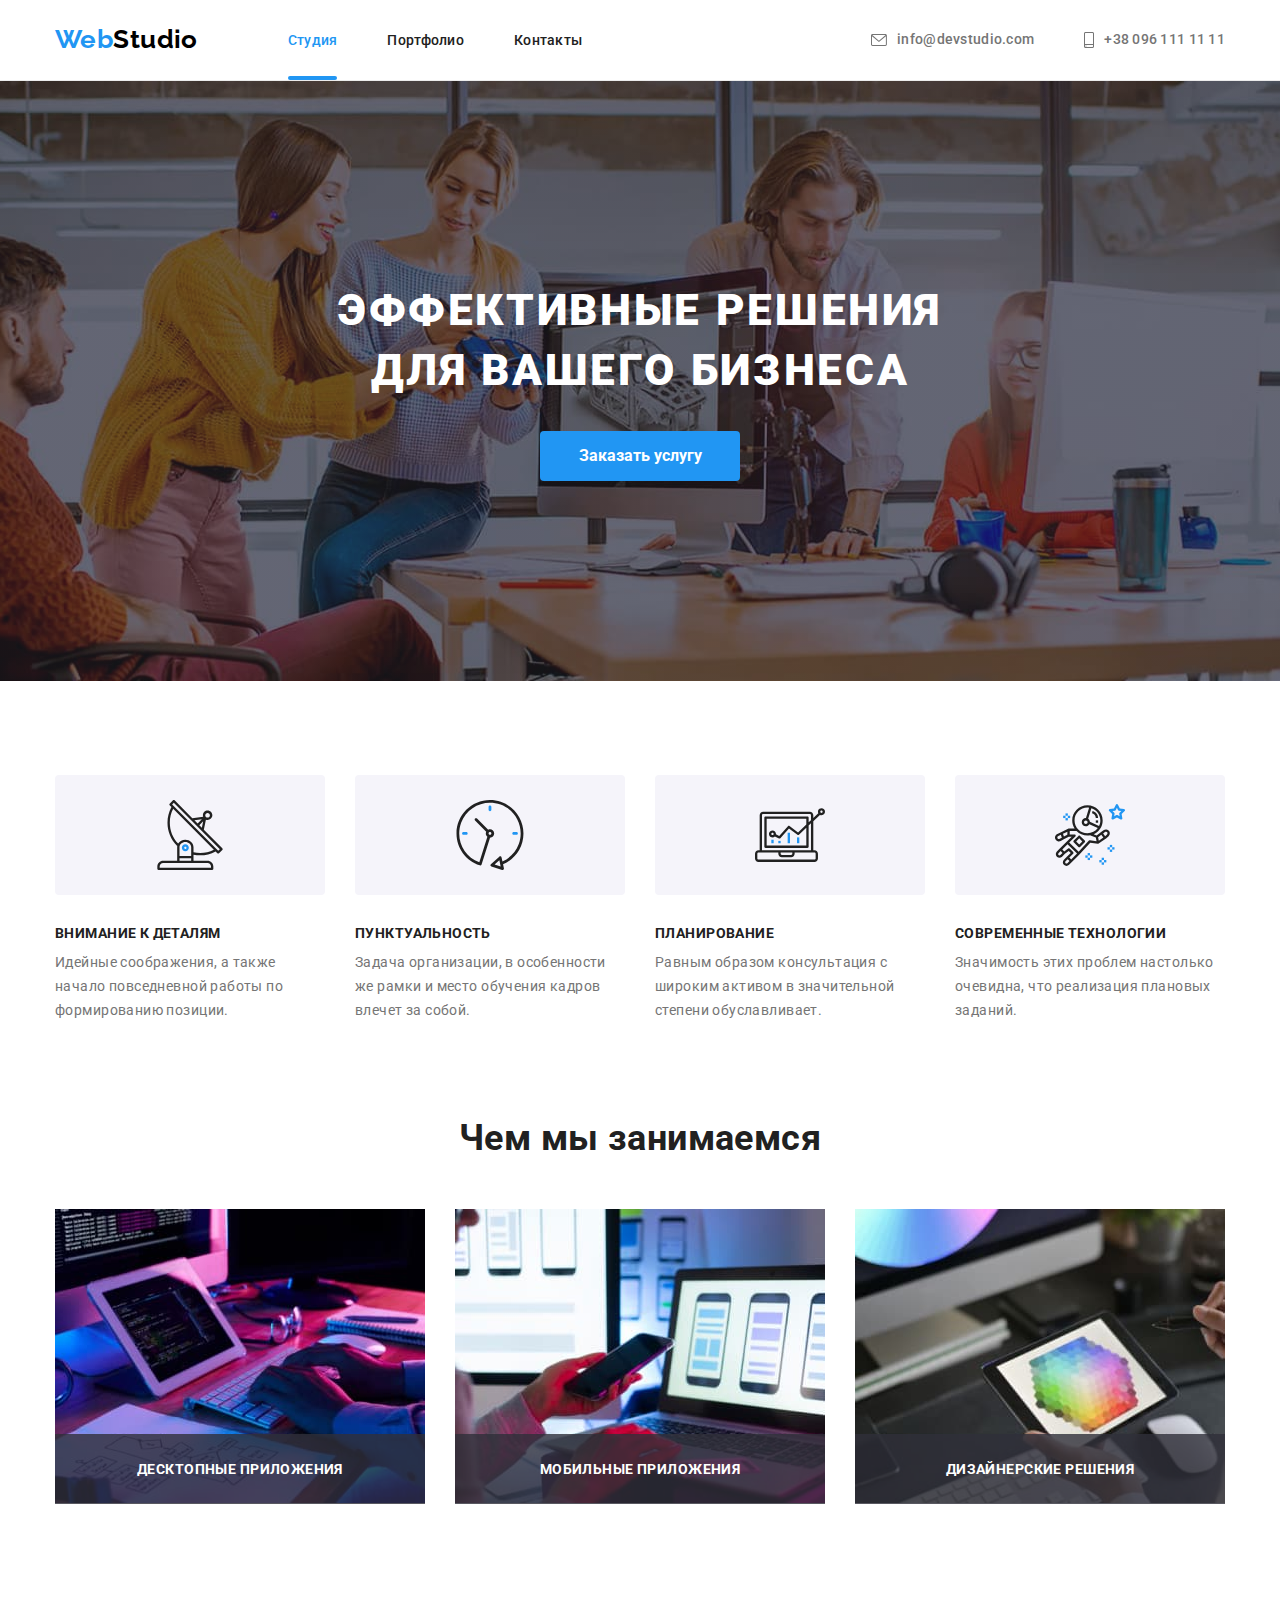
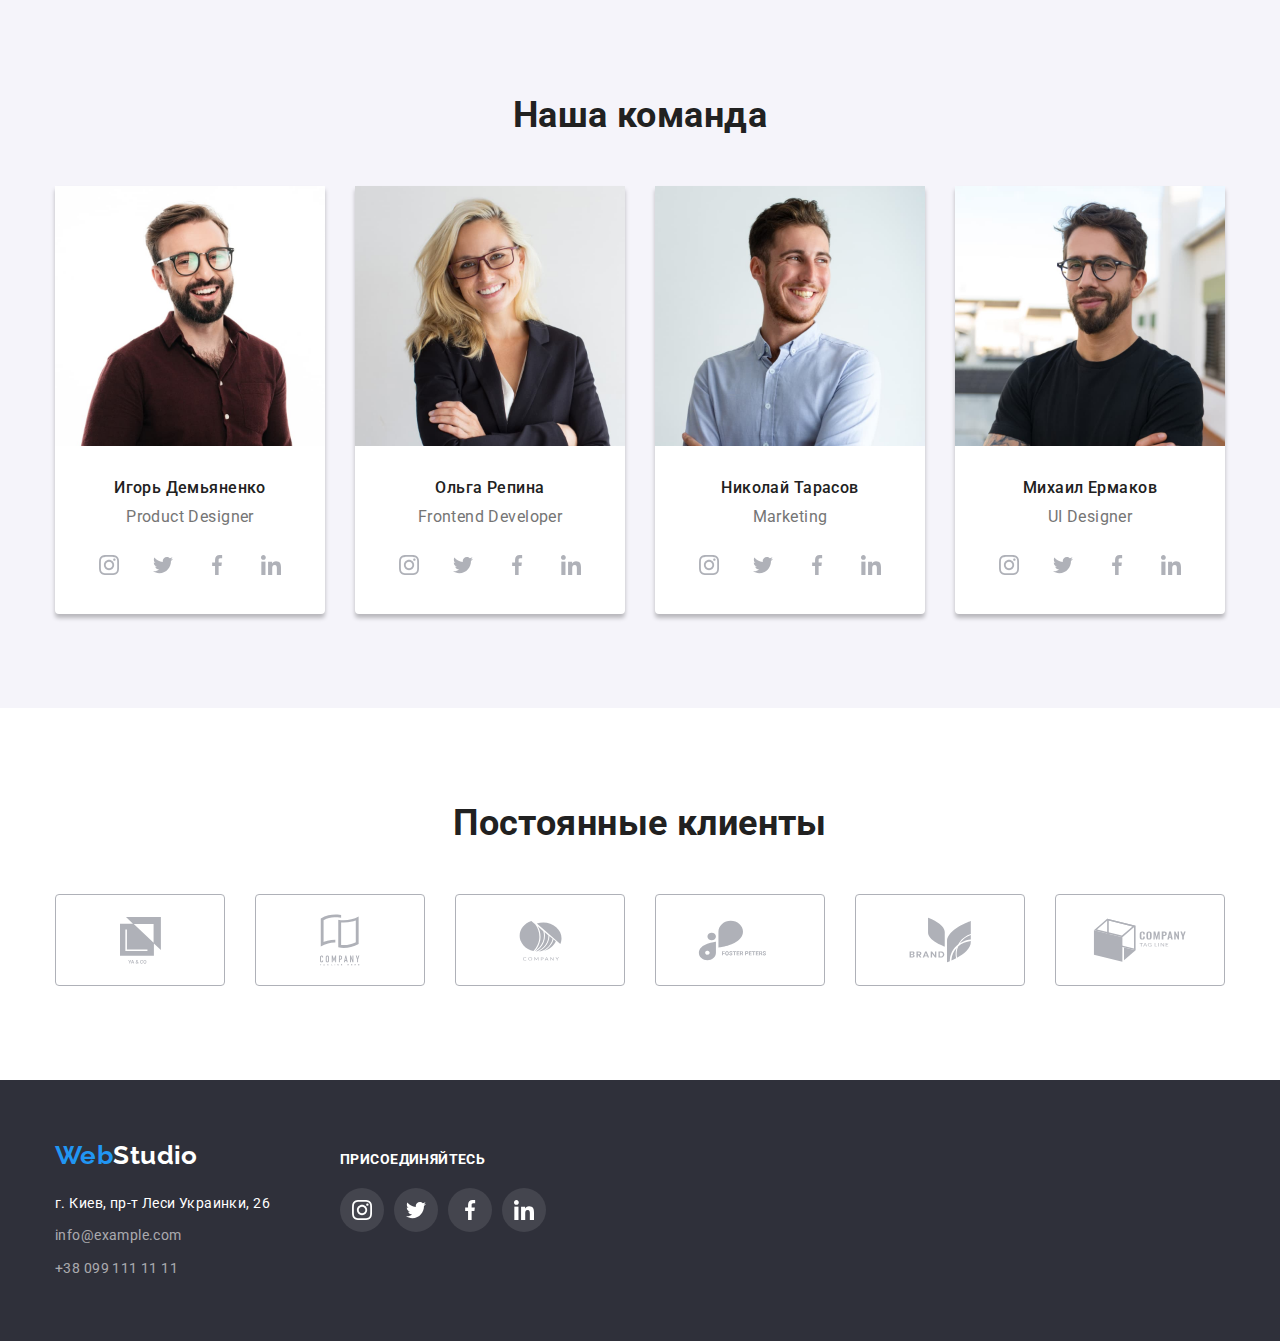
<file: index.html>
<!DOCTYPE html>
<html lang="ru">

<head>
  <meta charset="UTF-8" />
  <meta http-equiv="X-UA-Compatible" content="IE=edge" />
  <meta name="viewport" content="width=device-width, initial-scale=1.0" />
  <title>GOIT-MARKUP-HW-03</title>
  <link href="https://fonts.googleapis.com/css2?family=Raleway:wght@700&family=Roboto:wght@400;500;700;900&display=swap"
    rel="stylesheet" />
  <link rel="stylesheet"
    href="https://cdnjs.cloudflare.com/ajax/libs/modern-normalize/1.1.0/modern-normalize.min.css" />
  <link rel="stylesheet" href="./CSS/styles.css" />
</head>

<body>
  <header class="page-header">
    <div class="container header-flex">
      <a class="logo" href="./index.html"><span class="logo-blue">Web</span><span class="logo-black">Studio</span>
      </a>
      <nav>
        <ul class="site-nav list">
          <li class="item">
            <a class="link" href=""><span class="studio">Студия</span></a>
          </li>
          <li class="item">
            <a class="link" href="./portfolio.html">Портфолио</a>
          </li>
          <li class="item">
            <a class="link" href="">Контакты</a>
          </li>
        </ul>
      </nav>

      <ul class="contacts list">
        <li class="item">
          <a class="link" href="mailto:info@devstudio.com"><svg class="icon" width="16" height="12">
              <use href="./images/sprite/sprite.svg#icon-mail"></use>
            </svg>info@devstudio.com</a>
        </li>
        <li class="item">
          <a class="link" href="tel:+380961111111"><svg class="icon" width="10" height="16">
              <use href="./images/sprite/sprite.svg#icon-phone"></use>
            </svg>+38 096 111 11 11</a>
        </li>
      </ul>
    </div>
  </header>

  <main>
    <!-- hero -->
    <section class="hero-section hero-bg-image">
      <div class="container">
        <h1 class="hero-title">Эффективные решения для вашего бизнеса</h1>
        <button class="hero-button" type="button" data-modal-open>Заказать услугу</button>
      </div>
    </section>

    <!-- benefits -->
    <section class="benefits section">
      <div class="container">
        <h2 class="visually-hidden">Наши преимущества</h2>
        <ul class="benefits-list list">
          <li class="item">
            <div class="wrapper"><svg class="icon" width="70" height="70">
                <use href="./images/sprite/sprite.svg#icon-antenna"></use>
              </svg></div>
            <h3 class="title">Внимание к деталям</h3>
            <p class="explanation">
              Идейные соображения, а также начало повседневной работы по
              формированию позиции.
            </p>
          </li>
          <li class="item">
            <div class="wrapper"><svg class="icon" width="70" height="70">
                <use href="./images/sprite/sprite.svg#icon-clock"></use>
              </svg></div>
            <h3 class="title">Пунктуальность</h3>
            <p class="explanation">
              Задача организации, в особенности же рамки и место обучения
              кадров влечет за собой.
            </p>
          </li>
          <li class="item">
            <div class="wrapper"><svg class="icon" width="70" height="70">
                <use href="./images/sprite/sprite.svg#icon-diagram"></use>
              </svg></div>
            <h3 class="title">Планирование</h3>
            <p class="explanation">
              Равным образом консультация с широким активом в значительной
              степени обуславливает.
            </p>
          </li>
          <li class="item">
            <div class="wrapper"><svg class="icon" width="70" height="70">
                <use href="./images/sprite/sprite.svg#icon-astronaut"></use>
              </svg></div>
            <h3 class="title">Современные технологии</h3>
            <p class="explanation">
              Значимость этих проблем настолько очевидна, что реализация
              плановых заданий.
            </p>
          </li>
        </ul>
      </div>
    </section>

    <!-- about -->
    <section class="about section">
      <div class="container">
        <h2 class="section-title">Чем мы занимаемся</h2>
        <ul class="about-list list">
          <li>
            <div class="about-list-wrapper">
              <img width="370" height="294" src="./images/about/about-1.jpg" alt="Десктопные приложения" />
              <h3 class="description">Десктопные приложения</h3>
            </div>
          </li>

          <li>
            <div class="about-list-wrapper">
              <img width="370" height="294" src="./images/about/about-2.jpg" alt="Мобильные приложения" />
              <h3 class="description">Мобильные приложения</h3>
            </div>
          </li>

          <li>
            <div class="about-list-wrapper">
              <img width="370" height="294" src="./images/about/about-3.jpg" alt="Дизайнерские решения" />
              <h3 class="description">Дизайнерские решения</h3>
            </div>
          </li>
        </ul>
      </div>
    </section>

    <!-- team -->
    <section class="team section">
      <div class="container">
        <h2 class="section-title">Наша команда</h2>
        <ul class="team-list list">
          <div class="wrapper">
            <li class="item">
              <img class="photo" width="270" src="./images/team/team-1.jpg" alt="Игорь Демьяненко, дизайнер" />
              <h3 class="name">Игорь Демьяненко</h3>
              <p class="position">Product Designer</p>

              <ul class="social-networks-list list">
                <li>
                  <a class="link" href="https://www.instagram.com/"><svg class="icon" width="20" height="20">
                      <use href="./images/sprite/sprite.svg#icon-instagram"></use>
                    </svg></a>
                </li>
                <li>
                  <a class="link" href="https://twitter.com/"><svg class="icon" width="20" height="20">
                      <use href="./images/sprite/sprite.svg#icon-twitter"></use>
                    </svg></a>
                </li>
                <li>
                  <a class="link" href="https://www.facebook.com/"><svg class="icon" width="20" height="20">
                      <use href="./images/sprite/sprite.svg#icon-facebook"></use>
                    </svg></a>
                </li>
                <li>
                  <a class="link" href="https://www.linkedin.com/"><svg class="icon" width="20" height="20">
                      <use href="./images/sprite/sprite.svg#icon-linkedin"></use>
                    </svg></a>
                </li>
              </ul>
            </li>
          </div>

          <div class="wrapper">
            <li class="item">
              <img class="photo" width="270" src="./images/team/team-2.jpg" alt="Ольга Репина, фронтэнд разработчик" />
              <h3 class="name">Ольга Репина</h3>
              <p class="position">Frontend Developer</p>
              <ul class="social-networks-list list">
                <li>
                  <a class="link" href="https://www.instagram.com/"><svg class="icon" width="20" height="20">
                      <use href="./images/sprite/sprite.svg#icon-instagram"></use>
                    </svg></a>
                </li>
                <li>
                  <a class="link" href="https://twitter.com/"><svg class="icon" width="20" height="20">
                      <use href="./images/sprite/sprite.svg#icon-twitter"></use>
                    </svg></a>
                </li>
                <li>
                  <a class="link" href="https://www.facebook.com/"><svg class="icon" width="20" height="20">
                      <use href="./images/sprite/sprite.svg#icon-facebook"></use>
                    </svg></a>
                </li>
                <li>
                  <a class="link" href="https://www.linkedin.com/"><svg class="icon" width="20" height="20">
                      <use href="./images/sprite/sprite.svg#icon-linkedin"></use>
                    </svg></a>
                </li>
              </ul>
            </li>
          </div>

          <div class="wrapper">
            <li class="item">
              <img class="photo" width="270" src="./images/team/team-3.jpg" alt="Николай Тарасов, маркетинг" />
              <h3 class="name">Николай Тарасов</h3>
              <p class="position">Marketing</p>
              <ul class="social-networks-list list">
                <li>
                  <a class="link" href="https://www.instagram.com/"><svg class="icon" width="20" height="20">
                      <use href="./images/sprite/sprite.svg#icon-instagram"></use>
                    </svg></a>
                </li>
                <li>
                  <a class="link" href="https://twitter.com/"><svg class="icon" width="20" height="20">
                      <use href="./images/sprite/sprite.svg#icon-twitter"></use>
                    </svg></a>
                </li>
                <li>
                  <a class="link" href="https://www.facebook.com/"><svg class="icon" width="20" height="20">
                      <use href="./images/sprite/sprite.svg#icon-facebook"></use>
                    </svg></a>
                </li>
                <li>
                  <a class="link" href="https://www.linkedin.com/"><svg class="icon" width="20" height="20">
                      <use href="./images/sprite/sprite.svg#icon-linkedin"></use>
                    </svg></a>
                </li>
              </ul>
            </li>
          </div>

          <div class="wrapper">
            <li class="item">
              <img class="photo" width="270" src="./images/team/team-4.jpg"
                alt="Михаил Ермаков, дизайнер пользовательского интерфейса" />
              <h3 class="name">Михаил Ермаков</h3>
              <p class="position">UI Designer</p>
              <ul class="social-networks-list list">
                <li>
                  <a class="link" href="https://www.instagram.com/"><svg class="icon" width="20" height="20">
                      <use href="./images/sprite/sprite.svg#icon-instagram"></use>
                    </svg></a>
                </li>
                <li>
                  <a class="link" href="https://twitter.com/"><svg class="icon" width="20" height="20">
                      <use href="./images/sprite/sprite.svg#icon-twitter"></use>
                    </svg></a>
                </li>
                <li>
                  <a class="link" href="https://www.facebook.com/"><svg class="icon" width="20" height="20">
                      <use href="./images/sprite/sprite.svg#icon-facebook"></use>
                    </svg></a>
                </li>
                <li>
                  <a class="link" href="https://www.linkedin.com/"><svg class="icon" width="20" height="20">
                      <use href="./images/sprite/sprite.svg#icon-linkedin"></use>
                    </svg></a>
                </li>
              </ul>
            </li>
          </div>
        </ul>
      </div>
    </section>

    <!-- clients -->
    <section class="clients section">
      <div class="container">
        <h2 class="section-title">Постоянные клиенты</h2>
        <ul class="clients-list list">
          <li><a class="link" href="">
              <svg class="icon" width="41" height="47">
                <use href="./images/sprite/sprite.svg#icon-client-1"></use>
              </svg>
            </a></li>
          <li><a class="link" href="">
              <svg class="icon" width="40" height="52">
                <use href="./images/sprite/sprite.svg#icon-client-2"></use>
              </svg>
            </a></li>
          <li><a class="link" href="">
              <svg class="icon" width="43" height="41">
                <use href="./images/sprite/sprite.svg#icon-client-3"></use>
              </svg>
            </a></li>
          <li><a class="link" href="">
              <svg class="icon" width="85" height="41">
                <use href="./images/sprite/sprite.svg#icon-client-4"></use>
              </svg>
            </a></li>
          <li><a class="link" href="">
              <svg class="icon" width="63" height="46">
                <use href="./images/sprite/sprite.svg#icon-client-5"></use>
              </svg>
            </a></li>
          <li><a class="link" href="">
              <svg class="icon" width="94" height="44">
                <use href="./images/sprite/sprite.svg#icon-client-6"></use>
              </svg>
            </a></li>
        </ul>
      </div>
    </section>
  </main>

  <footer class="footer">
    <div class="container wrapper">
      <div class="address-block">
        <a class="logo" href="./index.html"><span class="logo-blue">Web</span><span class="logo-white">Studio</span></a>
        <address>
          <ul class="address list">
            <li class="item">
              <a class="link map"
                href="https://www.google.com/maps/place/%D0%B1%D1%83%D0%BB.+%D0%9B%D0%B5%D1%81%D0%B8+%D0%A3%D0%BA%D1%80%D0%B0%D0%B8%D0%BD%D0%BA%D0%B8,+26,+%D0%9A%D0%B8%D0%B5%D0%B2,+02000/@50.4265807,30.5383858,17z/data=!3m1!4b1!4m5!3m4!1s0x40d4cf0e033ecbe9:0x57a4dffefec77da0!8m2!3d50.4265807!4d30.5383858">г.
                Киев, пр-т Леси Украинки, 26
              </a>
            </li>
            <li class="item">
              <a class="link mail" href="mailto:info@example.com">info@example.com
              </a>
            </li>
            <li class="item">
              <a class="link phone" href="tel:+380991111111">+38 099 111 11 11</a>
            </li>
          </ul>
        </address>
      </div>
      <div class="invitation-block">
        <p class="invitation">присоединяйтесь</p>
        <ul class="webstudio-social-networks list">
          <li class="item">
            <a class="link" href="https://www.instagram.com/"><svg class="icon" width="20" height="20">
                <use href="./images/sprite/sprite.svg#icon-instagram"></use>
              </svg></a>
          </li>
          <li class="item">
            <a class="link" href="https://twitter.com/"><svg class="icon" width="20" height="20">
                <use href="./images/sprite/sprite.svg#icon-twitter"></use>
              </svg></a>
          </li>
          <li class="item">
            <a class="link" href="https://www.facebook.com/"><svg class="icon" width="20" height="20">
                <use href="./images/sprite/sprite.svg#icon-facebook"></use>
              </svg></a>
          </li>
          <li class="item">
            <a class="link" href="https://www.linkedin.com/"><svg class="icon" width="20" height="20">
                <use href="./images/sprite/sprite.svg#icon-linkedin"></use>
              </svg></a>
      </div>

      </li>
      </ul>
    </div>
  </footer>

  <!-- backdrop -->
  <div class="backdrop is-hidden" data-modal>
    <div class="modal">
      <button type="button" class="modal-close-btn" data-modal-close>
        <svg class="modal-close-icon" width="18" height="18">
          <use href="./images/sprite/sprite.svg#icon-close"></use>
        </svg>
      </button>
    </div>
  </div>
  <script src="./JS/modal.js"></script>
</body>

</html>
</file>
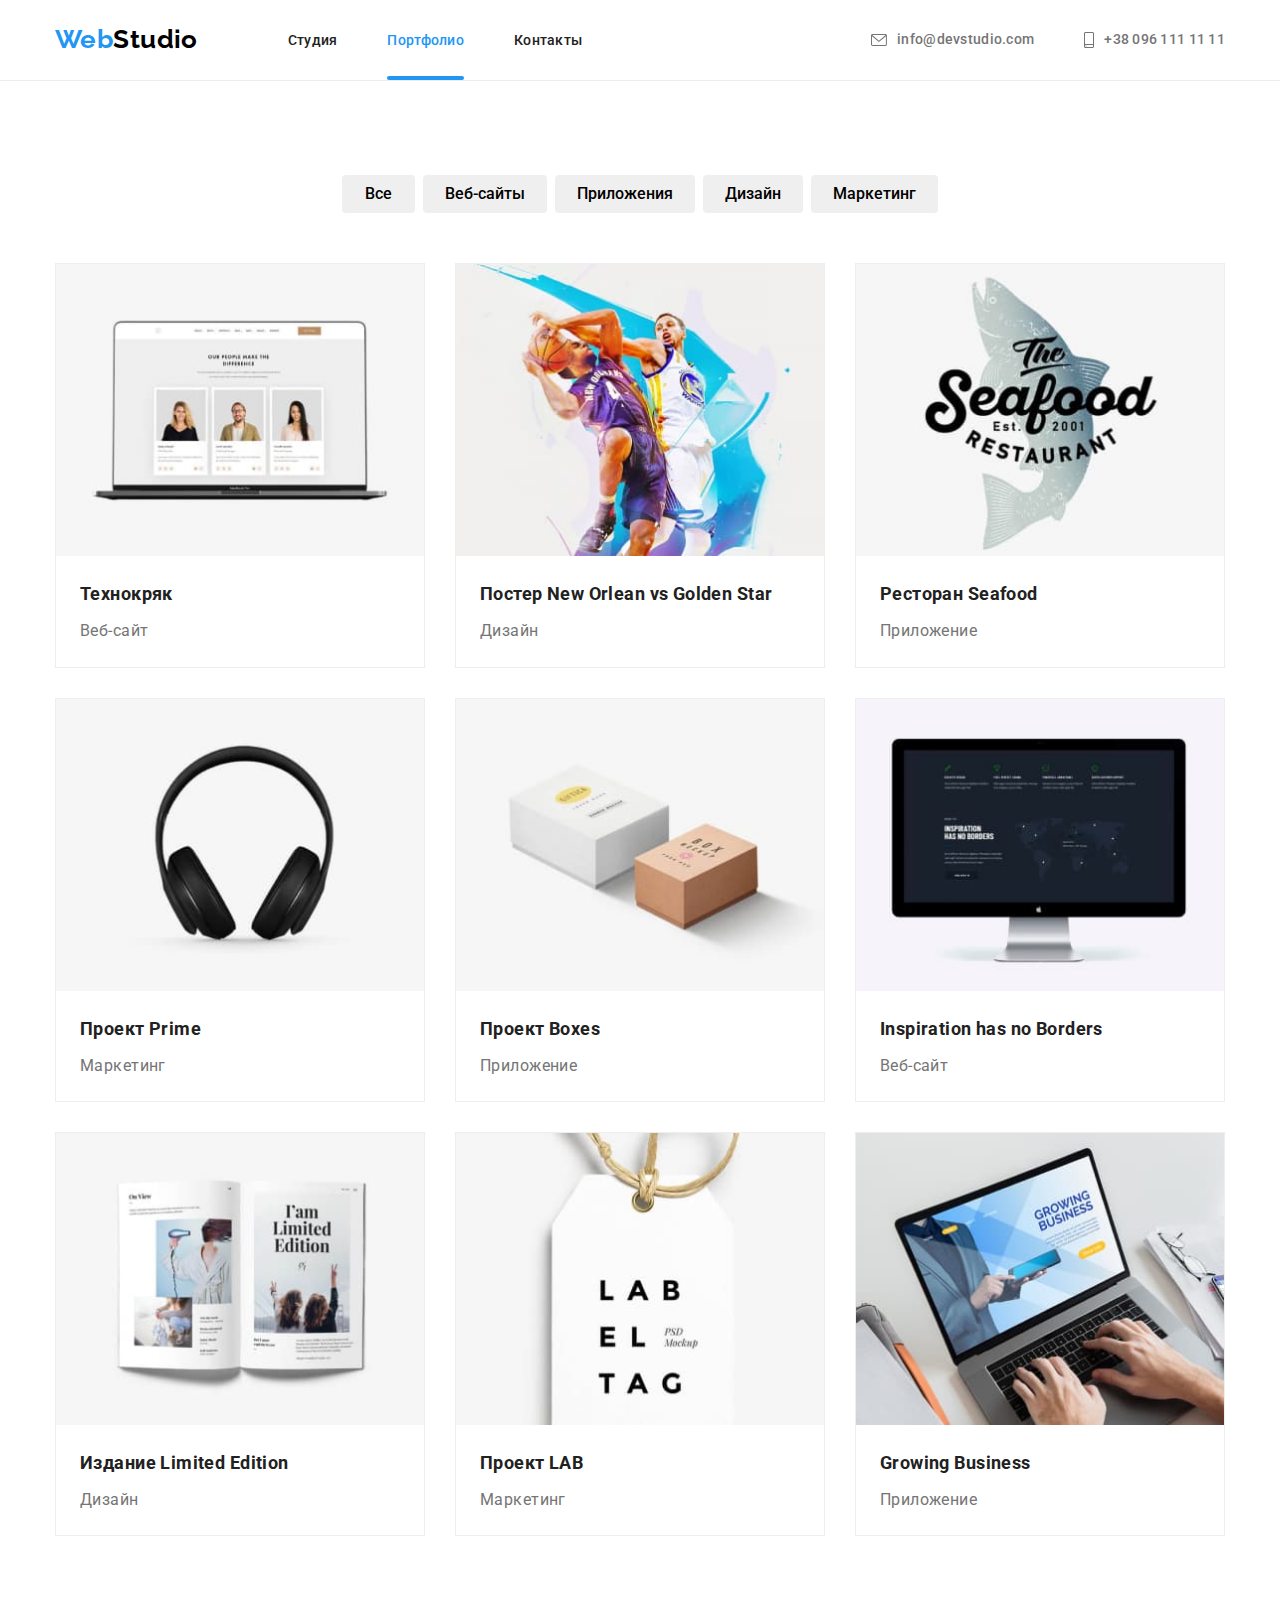
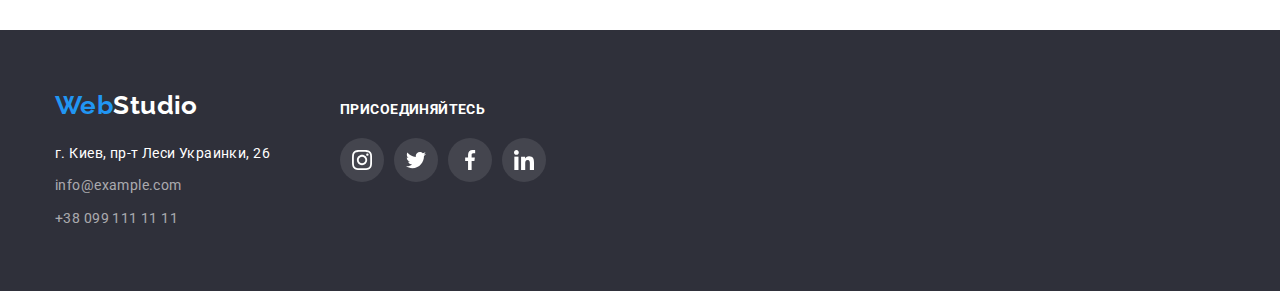
<file: portfolio.html>
<!DOCTYPE html>
<html lang="ru">

<head>
  <meta charset="UTF-8" />
  <meta http-equiv="X-UA-Compatible" content="IE=edge" />
  <meta name="viewport" content="width=device-width, initial-scale=1.0" />
  <title>GOIT-MARKUP-HW-03</title>
  <link href="https://fonts.googleapis.com/css2?family=Raleway:wght@700&family=Roboto:wght@400;500;700;900&display=swap"
    rel="stylesheet" />
  <link rel="stylesheet"
    href="https://cdnjs.cloudflare.com/ajax/libs/modern-normalize/1.1.0/modern-normalize.min.css" />
  <link rel="stylesheet" href="./CSS/styles.css" />
</head>

<body>
  <header class="page-header">
    <div class="container header-flex">
      <a class="logo" href="./index.html"><span class="logo-blue">Web</span><span class="logo-black">Studio</span></a>
      <nav>
        <ul class="site-nav list">
          <li class="item"><a class="link" href="./index.html">Студия</a></li>
          <li class="item">
            <a class="link" href="">
              <span class="portfolio">Портфолио</span>
            </a>
          </li>
          <li class="item"><a class="link" href="">Контакты</a></li>
        </ul>
      </nav>

      <ul class="contacts list">
        <li class="item">
          <a class="link" href="mailto:info@devstudio.com"><svg class="icon" width="16" height="12">
              <use href="./images/sprite/sprite.svg#icon-mail"></use>
            </svg>info@devstudio.com</a>
        </li>
        <li class="item">
          <a class="link" href="tel:+380961111111"><svg class="icon" width="10" height="16">
              <use href="./images/sprite/sprite.svg#icon-phone"></use>
            </svg>+38 096 111 11 11</a>
        </li>
      </ul>
    </div>
  </header>

  <main>
    <section class="portfolio section">
      <div class="container">
        <h1 class="visually-hidden">Наши работы</h1>

        <!-- Portfolio filter -->
        <ul class="filter-list list">
          <li class="item">
            <button class="button" type="button">Все</button>
          </li>
          <li class="item">
            <button class="button" type="button">Веб-сайты</button>
          </li>
          <li class="item">
            <button class="button" type="button">Приложения</button>
          </li>
          <li class="item">
            <button class="button" type="button">Дизайн</button>
          </li>
          <li class="item">
            <button class="button" type="button">Маркетинг</button>
          </li>
        </ul>

        <!-- Portfolio -->
        <ul class="portfolio-list list">
          <li class="item">
            <a class="link" href="">
              <div class="portfolio-list-wrapper">
                <img class="photo" src="./images/portfolio/portfolio-1.jpg"
                  alt="Пример сайта на экране ноутбука. Изображена команда сотрудников." />
                <p class="overlay">Ресурс предлагает комплексные предложения с разным уровнем функционала и
                  сервисов.
                  Все это позволит посетителю получить
                  исчерпывающие сведения о компании или частном лице.</p>
              </div>
              <h3 class="title">Технокряк</h3>
              <p class="description">Веб-сайт</p>
            </a>
          </li>
          <li class="item">
            <a class="link" href="">
              <div class="portfolio-list-wrapper"><img class="photo" src="./images/portfolio/portfolio-2.jpg"
                  alt="Стилизованное изображение двух баскетболистов, борьба за мяч." />
                <p class="overlay">Ресурс предлагает комплексные предложения с разным уровнем функционала и
                  сервисов.
                  Все это позволит посетителю получить
                  исчерпывающие сведения о компании или частном лице.</p>
              </div>
              <h3 class="title">Постер New Orlean vs Golden Star</h3>
              <p class="description">Дизайн</p>
            </a>
          </li>
          <li class="item">
            <a class="link" href="">
              <div class="portfolio-list-wrapper"><img class="photo" src="./images/portfolio/portfolio-3.jpg"
                  alt="Эмблема ресторана, фоновое изображение рыбы с надписью на переднем плане The Seafood restaurant." />
                <p class="overlay">Ресурс предлагает комплексные предложения с разным уровнем функционала и
                  сервисов.
                  Все это позволит посетителю получить
                  исчерпывающие сведения о компании или частном лице.</p>
              </div>
              <h3 class="title">Ресторан Seafood</h3>
              <p class="description">Приложение</p>
            </a>
          </li>
          <li class="item">
            <a class="link" href="">
              <div class="portfolio-list-wrapper"><img class="photo" src="./images/portfolio/portfolio-4.jpg"
                  alt="Наушники на белом фоне." />
                <p class="overlay">Ресурс предлагает комплексные предложения с разным уровнем функционала и
                  сервисов.
                  Все это позволит посетителю получить
                  исчерпывающие сведения о компании или частном лице.</p>
              </div>
              <h3 class="title">Проект Prime</h3>
              <p class="description">Маркетинг</p>
            </a>
          </li>
          <li class="item">
            <a class="link" href="">
              <div class="portfolio-list-wrapper"><img class="photo" src="./images/portfolio/portfolio-5.jpg"
                  alt="Две коробки на белом фоне, одна побольше, другая поменьше." />
                <p class="overlay">Ресурс предлагает комплексные предложения с разным уровнем функционала и
                  сервисов.
                  Все это позволит посетителю получить
                  исчерпывающие сведения о компании или частном лице.</p>
              </div>
              <h3 class="title">Проект Boxes</h3>
              <p class="description">Приложение</p>
            </a>
          </li>
          <li class="item">
            <a class="link" href="">
              <div class="portfolio-list-wrapper"><img class="photo" src="./images/portfolio/portfolio-6.jpg"
                  alt="Пример сайта на экране моноблока. Темный фон, стилизованная карта мира, набор меню." />
                <p class="overlay">Ресурс предлагает комплексные предложения с разным уровнем функционала и
                  сервисов.
                  Все это позволит посетителю получить
                  исчерпывающие сведения о компании или частном лице.</p>
              </div>
              <h3 class="title">Inspiration has no Borders</h3>
              <p class="description">Веб-сайт</p>
            </a>
          </li>
          <li class="item">
            <a class="link" href="">
              <div class="portfolio-list-wrapper"><img class="photo" src="./images/portfolio/portfolio-7.jpg"
                  alt="Развернутый журнал. На одной половине два фото: девушка с феном и девушка с сумкой, на другой половинке две девушки показывают знак виктори." />
                <p class="overlay">Ресурс предлагает комплексные предложения с разным уровнем функционала и
                  сервисов.
                  Все это позволит посетителю получить
                  исчерпывающие сведения о компании или частном лице.</p>
              </div>
              <h3 class="title">Издание Limited Edition</h3>
              <p class="description">Дизайн</p>
            </a>
          </li>
          <li class="item">
            <a class="link" href="">
              <div class="portfolio-list-wrapper"><img class="photo" src="./images/portfolio/portfolio-8.jpg"
                  alt="Белый бумажный ярлык с надписью LAB EL TAG" />
                <p class="overlay">Ресурс предлагает комплексные предложения с разным уровнем функционала и
                  сервисов.
                  Все это позволит посетителю получить
                  исчерпывающие сведения о компании или частном лице.</p>
              </div>
              <h3 class="title">Проект LAB</h3>
              <p class="description">Маркетинг</p>
            </a>
          </li>
          <li class="item">
            <a class="link" href="">
              <div class="portfolio-list-wrapper"><img class="photo" src="./images/portfolio/portfolio-9.jpg"
                  alt="Интерпритация работы в приложении Growing Business на ноутбуке. В кадре ноутбук, руки на клавиатуре, очки, портфель." />
                <p class="overlay">Ресурс предлагает комплексные предложения с разным уровнем функционала и
                  сервисов.
                  Все это позволит посетителю получить
                  исчерпывающие сведения о компании или частном лице.</p>
              </div>
              <h3 class="title">Growing Business</h3>
              <p class="description">Приложение</p>
            </a>
          </li>
        </ul>
      </div>
    </section>
  </main>

  <footer class="footer">
    <div class="container wrapper">
      <div class="address-block">
        <a class="logo" href="./index.html"><span class="logo-blue">Web</span><span class="logo-white">Studio</span></a>
        <address>
          <ul class="address list">
            <li class="item">
              <a class="link map"
                href="https://www.google.com/maps/place/%D0%B1%D1%83%D0%BB.+%D0%9B%D0%B5%D1%81%D0%B8+%D0%A3%D0%BA%D1%80%D0%B0%D0%B8%D0%BD%D0%BA%D0%B8,+26,+%D0%9A%D0%B8%D0%B5%D0%B2,+02000/@50.4265807,30.5383858,17z/data=!3m1!4b1!4m5!3m4!1s0x40d4cf0e033ecbe9:0x57a4dffefec77da0!8m2!3d50.4265807!4d30.5383858">г.
                Киев, пр-т Леси Украинки, 26
              </a>
            </li>
            <li class="item">
              <a class="link mail" href="mailto:info@example.com">info@example.com
              </a>
            </li>
            <li class="item">
              <a class="link phone" href="tel:+380991111111">+38 099 111 11 11</a>
            </li>
          </ul>
        </address>
      </div>
      <div class="invitation-block">
        <p class="invitation">присоединяйтесь</p>
        <ul class="webstudio-social-networks list">
          <li class="item">
            <a class="link" href="https://www.instagram.com/"><svg class="icon" width="20" height="20">
                <use href="./images/sprite/sprite.svg#icon-instagram"></use>
              </svg></a>
          </li>
          <li class="item">
            <a class="link" href="https://twitter.com/"><svg class="icon" width="20" height="20">
                <use href="./images/sprite/sprite.svg#icon-twitter"></use>
              </svg></a>
          </li>
          <li class="item">
            <a class="link" href="https://www.facebook.com/"><svg class="icon" width="20" height="20">
                <use href="./images/sprite/sprite.svg#icon-facebook"></use>
              </svg></a>
          </li>
          <li class="item">
            <a class="link" href="https://www.linkedin.com/"><svg class="icon" width="20" height="20">
                <use href="./images/sprite/sprite.svg#icon-linkedin"></use>
              </svg></a>
      </div>

      </li>
      </ul>
    </div>
  </footer>
</body>

</html>
</file>
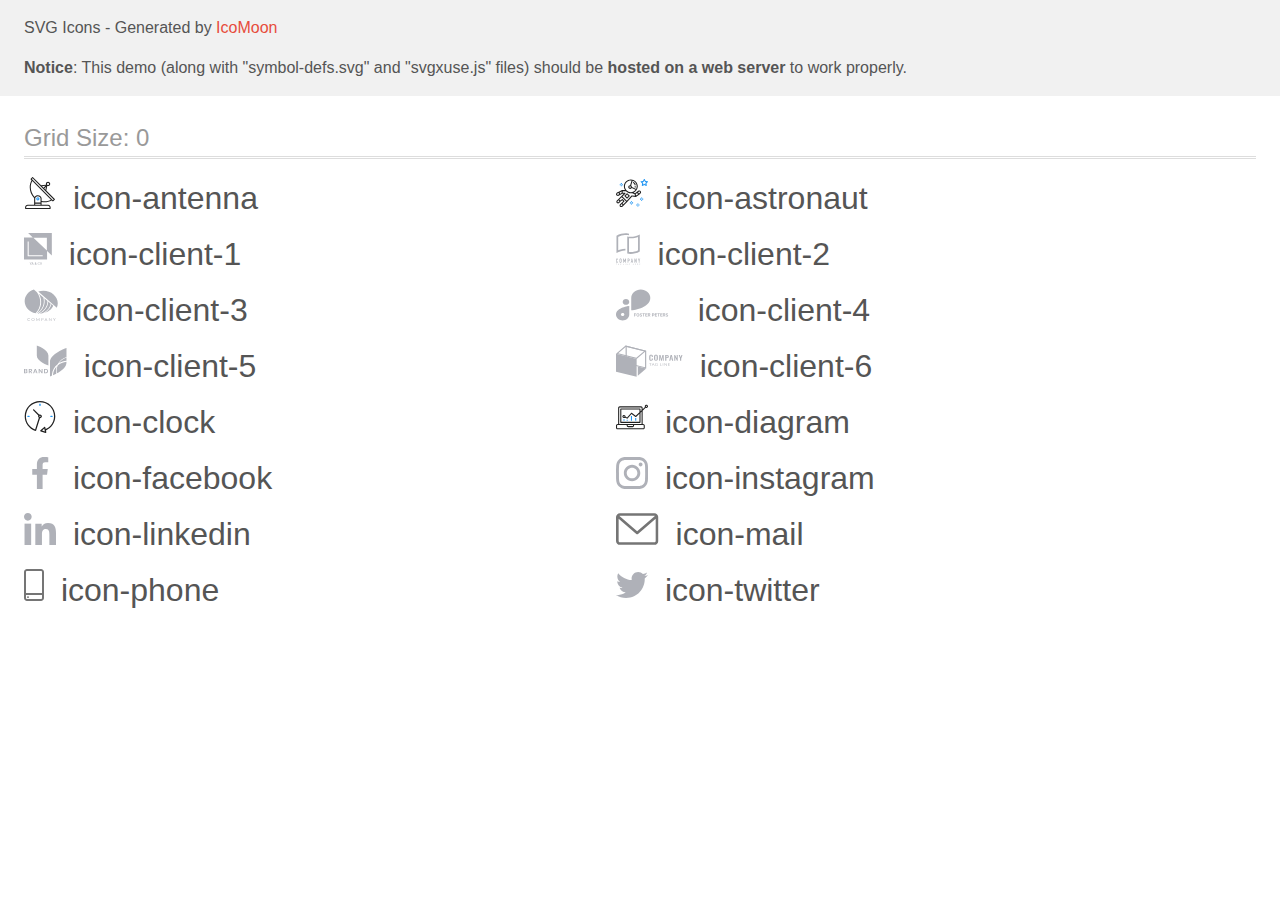
<file: images/icons/icomoon/demo-external-svg.html>
<!doctype html>
<html>
<head>
    <title>IcoMoon - SVG Icons</title>
    <meta charset="utf-8">
    <meta name="viewport" content="width=device-width, initial-scale=1">
    <link rel="stylesheet" href="demo-files/demo.css">
    <link rel="stylesheet" href="style.css">
</head>
<body>
<header class="bgc1 clearfix">
<div class="mhl">
    <p>SVG Icons - Generated by <a href="https://icomoon.io/app">IcoMoon</a></p><p><strong>Notice</strong>: This demo (along with "symbol-defs.svg" and "svgxuse.js" files) should be <b>hosted on a web server</b> to work properly.</p>
</div>
</header>
    <div class="clearfix mhl ptl">
        <h1 class="mvm mtn fgc1">Grid Size: 0</h1>
        <div class="glyph fs1">
            <div class="clearfix pbs">
                <svg class="icon icon-antenna"><use xlink:href="symbol-defs.svg#icon-antenna"></use></svg><span class="name"> icon-antenna</span>
            </div>
        </div>
        <div class="glyph fs1">
            <div class="clearfix pbs">
                <svg class="icon icon-astronaut"><use xlink:href="symbol-defs.svg#icon-astronaut"></use></svg><span class="name"> icon-astronaut</span>
            </div>
        </div>
        <div class="glyph fs1">
            <div class="clearfix pbs">
                <svg class="icon icon-client-1"><use xlink:href="symbol-defs.svg#icon-client-1"></use></svg><span class="name"> icon-client-1</span>
            </div>
        </div>
        <div class="glyph fs1">
            <div class="clearfix pbs">
                <svg class="icon icon-client-2"><use xlink:href="symbol-defs.svg#icon-client-2"></use></svg><span class="name"> icon-client-2</span>
            </div>
        </div>
        <div class="glyph fs1">
            <div class="clearfix pbs">
                <svg class="icon icon-client-3"><use xlink:href="symbol-defs.svg#icon-client-3"></use></svg><span class="name"> icon-client-3</span>
            </div>
        </div>
        <div class="glyph fs1">
            <div class="clearfix pbs">
                <svg class="icon icon-client-4"><use xlink:href="symbol-defs.svg#icon-client-4"></use></svg><span class="name"> icon-client-4</span>
            </div>
        </div>
        <div class="glyph fs1">
            <div class="clearfix pbs">
                <svg class="icon icon-client-5"><use xlink:href="symbol-defs.svg#icon-client-5"></use></svg><span class="name"> icon-client-5</span>
            </div>
        </div>
        <div class="glyph fs1">
            <div class="clearfix pbs">
                <svg class="icon icon-client-6"><use xlink:href="symbol-defs.svg#icon-client-6"></use></svg><span class="name"> icon-client-6</span>
            </div>
        </div>
        <div class="glyph fs1">
            <div class="clearfix pbs">
                <svg class="icon icon-clock"><use xlink:href="symbol-defs.svg#icon-clock"></use></svg><span class="name"> icon-clock</span>
            </div>
        </div>
        <div class="glyph fs1">
            <div class="clearfix pbs">
                <svg class="icon icon-diagram"><use xlink:href="symbol-defs.svg#icon-diagram"></use></svg><span class="name"> icon-diagram</span>
            </div>
        </div>
        <div class="glyph fs1">
            <div class="clearfix pbs">
                <svg class="icon icon-facebook"><use xlink:href="symbol-defs.svg#icon-facebook"></use></svg><span class="name"> icon-facebook</span>
            </div>
        </div>
        <div class="glyph fs1">
            <div class="clearfix pbs">
                <svg class="icon icon-instagram"><use xlink:href="symbol-defs.svg#icon-instagram"></use></svg><span class="name"> icon-instagram</span>
            </div>
        </div>
        <div class="glyph fs1">
            <div class="clearfix pbs">
                <svg class="icon icon-linkedin"><use xlink:href="symbol-defs.svg#icon-linkedin"></use></svg><span class="name"> icon-linkedin</span>
            </div>
        </div>
        <div class="glyph fs1">
            <div class="clearfix pbs">
                <svg class="icon icon-mail"><use xlink:href="symbol-defs.svg#icon-mail"></use></svg><span class="name"> icon-mail</span>
            </div>
        </div>
        <div class="glyph fs1">
            <div class="clearfix pbs">
                <svg class="icon icon-phone"><use xlink:href="symbol-defs.svg#icon-phone"></use></svg><span class="name"> icon-phone</span>
            </div>
        </div>
        <div class="glyph fs1">
            <div class="clearfix pbs">
                <svg class="icon icon-twitter"><use xlink:href="symbol-defs.svg#icon-twitter"></use></svg><span class="name"> icon-twitter</span>
            </div>
        </div>
  </div>
<script defer src="svgxuse.js"></script>
</body>
</html>
</file>
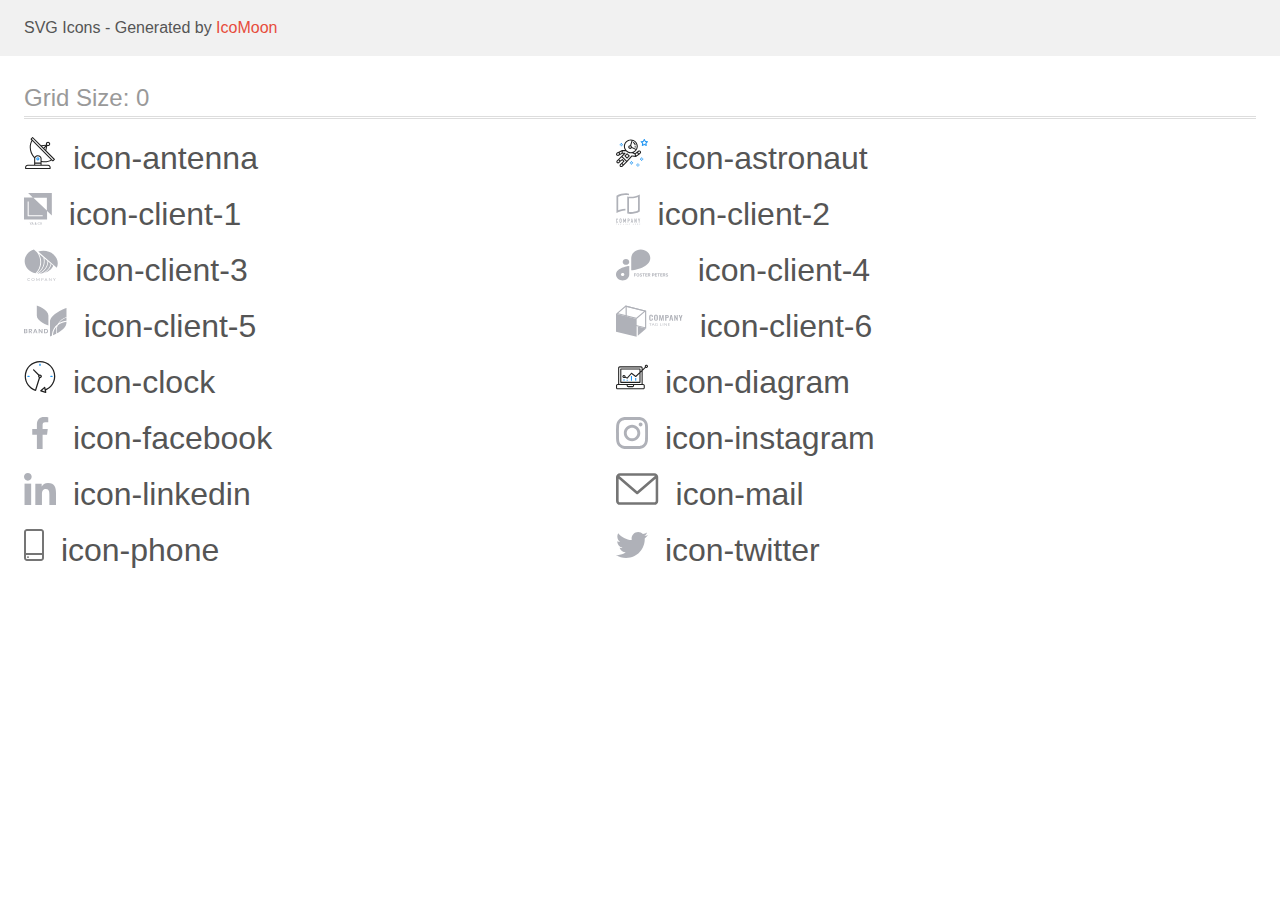
<file: images/icons/icomoon/demo.html>
<!doctype html>
<html>
<head>
    <title>IcoMoon - SVG Icons</title>
    <meta charset="utf-8">
    <meta name="viewport" content="width=device-width, initial-scale=1">
    <link rel="stylesheet" href="demo-files/demo.css">
    <link rel="stylesheet" href="style.css">
</head>
<body>
<svg aria-hidden="true" style="position: absolute; width: 0; height: 0; overflow: hidden;" version="1.1" xmlns="http://www.w3.org/2000/svg" xmlns:xlink="http://www.w3.org/1999/xlink">
<defs>
<symbol id="icon-antenna" viewBox="0 0 32 32">
<path fill="#212121" style="fill: var(--color1, #212121)" d="M30.773 22.098l-8.443-8.505 0.937-4.615c0.242 0.094 0.499 0.144 0.758 0.146h0.006c1.192 0.014 2.17-0.941 2.184-2.133s-0.941-2.17-2.133-2.184c-1.192-0.014-2.17 0.941-2.184 2.133-0.003 0.255 0.039 0.509 0.125 0.749l-4.96 0.605-8.091-8.133c-0.099-0.101-0.235-0.159-0.377-0.16-0.14 0.001-0.274 0.056-0.373 0.155l-1.513 1.504c-0.208 0.208-0.208 0.546 0 0.754l0.814 0.826c-3.153 5.798-2.129 12.978 2.519 17.663 0.043 0.041 0.092 0.074 0.146 0.098-0.034 0.18-0.051 0.364-0.052 0.547v6.187h-6.4c-1.472 0.002-2.665 1.195-2.667 2.667v1.067c0 0.295 0.239 0.533 0.533 0.533h24.533c0.295 0 0.533-0.239 0.533-0.533v-1.067c-0.002-1.472-1.195-2.665-2.667-2.667h-6.4v-2.742c1.003 0.21 2.024 0.317 3.049 0.32 2.458-0.003 4.877-0.615 7.040-1.783l0.818 0.823c0.099 0.101 0.235 0.159 0.377 0.16 0.14-0.001 0.274-0.056 0.373-0.155l1.513-1.504c0.208-0.208 0.208-0.546 0-0.754zM23.28 6.233c0.418-0.415 1.093-0.414 1.508 0.004s0.414 1.093-0.004 1.508c-0.2 0.199-0.47 0.31-0.752 0.31h-0.003c-0.589-0.003-1.064-0.483-1.061-1.072 0.002-0.282 0.115-0.552 0.314-0.751h-0.002zM22.024 9.738l-0.598 2.946-1.175-1.182 1.774-1.763zM21.419 8.836l-1.92 1.909-1.485-1.493 3.405-0.415zM24.004 28.8c0.884 0 1.6 0.716 1.6 1.6v0.533h-23.467v-0.533c0-0.884 0.716-1.6 1.6-1.6h20.267zM16.537 26.667v1.067h-5.333v-1.067h5.333zM11.204 25.6v-4.053c0-1.294 1.196-2.347 2.667-2.347s2.667 1.053 2.667 2.347v4.053h-5.333zM17.604 23.904v-2.357c0-1.882-1.675-3.413-3.733-3.413-1.331-0.020-2.576 0.657-3.281 1.786-4.058-4.274-4.971-10.645-2.279-15.887l18.602 18.708c-2.872 1.461-6.165 1.873-9.309 1.163zM28.893 23.22l-21.057-21.181 0.755-0.752 7.935 7.98c0.004 0 0.006 0.007 0.010 0.010l13.115 13.191-0.757 0.752z"></path>
<path fill="#2196f3" style="fill: var(--color2, #2196f3)" d="M13.876 20.267h-0.005c-0.884-0.001-1.601 0.714-1.602 1.598s0.714 1.601 1.598 1.602h0.005c0.884 0.001 1.601-0.714 1.602-1.598s-0.714-1.601-1.598-1.602zM14.249 22.245c-0.1 0.1-0.236 0.156-0.378 0.155-0.295-0.002-0.532-0.242-0.531-0.536 0.001-0.141 0.057-0.276 0.157-0.375s0.233-0.154 0.373-0.155c0.295 0.002 0.532 0.241 0.53 0.536-0.001 0.141-0.057 0.276-0.157 0.375h0.005z"></path>
</symbol>
<symbol id="icon-astronaut" viewBox="0 0 32 32">
<path fill="#2196f3" style="fill: var(--color2, #2196f3)" d="M31.974 4.524c-0.063-0.193-0.229-0.333-0.43-0.363l-1.91-0.278-0.855-1.731c-0.179-0.365-0.777-0.365-0.956 0l-0.855 1.731-1.91 0.278c-0.201 0.029-0.367 0.17-0.431 0.363-0.062 0.193-0.011 0.405 0.135 0.547l1.383 1.348-0.326 1.903c-0.034 0.2 0.048 0.402 0.212 0.522 0.166 0.121 0.382 0.135 0.562 0.040l1.709-0.899 1.709 0.899c0.078 0.041 0.164 0.061 0.249 0.061 0.11 0 0.221-0.034 0.314-0.102 0.164-0.119 0.246-0.322 0.212-0.522l-0.326-1.903 1.383-1.348c0.145-0.142 0.197-0.354 0.135-0.547zM29.511 5.851c-0.125 0.122-0.183 0.299-0.153 0.472l0.191 1.114-1-0.526c-0.078-0.041-0.163-0.061-0.249-0.061s-0.17 0.020-0.249 0.061l-1.001 0.526 0.191-1.114c0.030-0.173-0.028-0.349-0.153-0.472l-0.81-0.789 1.119-0.163c0.174-0.025 0.324-0.134 0.402-0.292l0.5-1.013 0.5 1.013c0.078 0.157 0.228 0.267 0.402 0.292l1.119 0.163-0.809 0.789z"></path>
<path fill="#2196f3" style="fill: var(--color2, #2196f3)" d="M26.134 20.522h-1.067v1.067h1.067v-1.067z"></path>
<path fill="#2196f3" style="fill: var(--color2, #2196f3)" d="M26.134 22.656h-1.067v1.067h1.067v-1.067z"></path>
<path fill="#2196f3" style="fill: var(--color2, #2196f3)" d="M27.2 21.589h-1.067v1.067h1.067v-1.067z"></path>
<path fill="#2196f3" style="fill: var(--color2, #2196f3)" d="M25.067 21.589h-1.067v1.067h1.067v-1.067z"></path>
<path fill="#2196f3" style="fill: var(--color2, #2196f3)" d="M22.4 26.389h-1.067v1.067h1.067v-1.067z"></path>
<path fill="#2196f3" style="fill: var(--color2, #2196f3)" d="M22.4 28.522h-1.067v1.067h1.067v-1.067z"></path>
<path fill="#2196f3" style="fill: var(--color2, #2196f3)" d="M23.467 27.456h-1.067v1.067h1.067v-1.067z"></path>
<path fill="#2196f3" style="fill: var(--color2, #2196f3)" d="M21.333 27.456h-1.067v1.067h1.067v-1.067z"></path>
<path fill="#2196f3" style="fill: var(--color2, #2196f3)" d="M16 24.256h-1.067v1.067h1.067v-1.067z"></path>
<path fill="#2196f3" style="fill: var(--color2, #2196f3)" d="M16 26.389h-1.067v1.067h1.067v-1.067z"></path>
<path fill="#2196f3" style="fill: var(--color2, #2196f3)" d="M17.067 25.322h-1.067v1.067h1.067v-1.067z"></path>
<path fill="#2196f3" style="fill: var(--color2, #2196f3)" d="M14.933 25.322h-1.067v1.067h1.067v-1.067z"></path>
<path fill="#2196f3" style="fill: var(--color2, #2196f3)" d="M5.867 6.122h-1.067v1.067h1.067v-1.067z"></path>
<path fill="#2196f3" style="fill: var(--color2, #2196f3)" d="M5.867 8.255h-1.067v1.067h1.067v-1.067z"></path>
<path fill="#2196f3" style="fill: var(--color2, #2196f3)" d="M6.933 7.189h-1.067v1.067h1.067v-1.067z"></path>
<path fill="#2196f3" style="fill: var(--color2, #2196f3)" d="M4.8 7.189h-1.067v1.067h1.067v-1.067z"></path>
<path fill="#212121" style="fill: var(--color1, #212121)" d="M24.715 14.159c-0.287-0.388-0.709-0.637-1.188-0.705-0.481-0.068-0.956 0.058-1.34 0.352l-1.252 0.96-1.898 1.417-1.358-0.541c2.421-1.086 4.114-3.508 4.114-6.32 0-3.823-3.123-6.933-6.961-6.933s-6.961 3.11-6.961 6.933c0 1.386 0.414 2.674 1.12 3.758l-2.764-0.024c-0.002 0-0.003 0-0.005 0-0.009 0-0.015 0.004-0.023 0.005-0.053 0.002-0.105 0.013-0.155 0.031-0.013 0.005-0.026 0.008-0.038 0.013-0.006 0.003-0.013 0.003-0.019 0.006l-3.233 1.596c-0.001 0-0.001 0-0.001 0.001l-1.893 0.911c-0.021 0.009-0.042 0.021-0.063 0.035-0.755 0.502-1.012 1.489-0.598 2.295 0.22 0.429 0.595 0.745 1.056 0.889 0.178 0.055 0.359 0.083 0.539 0.083 0.29 0 0.577-0.071 0.839-0.211l1.388-0.738 2.264-1.169 1.357-0.008-5.442 5.416c-0.001 0.001-0.001 0.001-0.002 0.001l-1.339 1.333c-0.316 0.315-0.49 0.732-0.49 1.178s0.174 0.863 0.49 1.179c0.325 0.323 0.752 0.485 1.179 0.485s0.854-0.162 1.18-0.485l1.314-1.309 1.741-1.3 0.901 0.897-1.762 1.754c-0 0.001-0.001 0.001-0.002 0.001l-1.339 1.333c-0.316 0.315-0.49 0.732-0.49 1.178s0.174 0.863 0.49 1.179c0.325 0.323 0.753 0.485 1.18 0.485s0.855-0.162 1.18-0.485l3.482-3.467c0.001-0.001 0.001-0.001 0.001-0.002l1.010-1-0.004-0.004c0.006-0.006 0.015-0.009 0.022-0.015l5.166-5.658 3.471 0.494c0.025 0.004 0.050 0.005 0.075 0.005 0.065 0 0.127-0.015 0.187-0.038 0.018-0.006 0.033-0.015 0.050-0.023 0.019-0.010 0.039-0.015 0.058-0.027l3.213-2.133c0.012-0.008 0.018-0.021 0.029-0.029 0.013-0.010 0.029-0.014 0.041-0.026l1.271-1.191c0.662-0.62 0.753-1.635 0.212-2.362zM2.13 17.77c-0.173 0.093-0.37 0.111-0.558 0.052-0.187-0.058-0.338-0.186-0.427-0.358-0.161-0.314-0.068-0.695 0.214-0.902l1.314-0.632 0.449 1.312-0.992 0.528zM5.628 15.942l-1.548 0.8-0.439-1.283 2.027-1.001-0.040 1.484zM20.727 9.322c0 0.918-0.219 1.785-0.599 2.559l-4.181-1.899c-0.044-0.573-0.341-1.075-0.788-1.388l1.464-4.86c2.378 0.756 4.105 2.974 4.105 5.588zM8.938 9.322c0-3.235 2.644-5.867 5.894-5.867 0.253 0 0.5 0.021 0.745 0.052l-1.432 4.754c-0.019-0.001-0.037-0.006-0.057-0.006-1.033 0-1.873 0.837-1.873 1.867s0.84 1.867 1.873 1.867c0.694 0 1.294-0.383 1.618-0.945l3.862 1.755c-1.075 1.446-2.795 2.39-4.737 2.39-3.25 0-5.894-2.632-5.894-5.867zM14.894 10.122c0 0.441-0.362 0.8-0.806 0.8s-0.806-0.359-0.806-0.8c0-0.441 0.362-0.8 0.806-0.8s0.806 0.359 0.806 0.8zM2.465 25.146c-0.236 0.234-0.619 0.234-0.854 0.001-0.114-0.114-0.176-0.263-0.176-0.423s0.062-0.309 0.176-0.421l0.962-0.958 0.851 0.848-0.959 0.955zM5.679 28.88c-0.236 0.234-0.619 0.235-0.855 0.001-0.114-0.114-0.176-0.263-0.176-0.423s0.062-0.309 0.176-0.421l0.963-0.959 0.852 0.848-0.96 0.955zM9.16 25.411c-0.001 0-0.001 0-0.002 0.001l-1.765 1.76-0.852-0.848 1.763-1.755c0 0 0 0 0-0s0.001-0.001 0.002-0.001c0.040-0.040 0.065-0.088 0.090-0.135 0.007-0.014 0.020-0.026 0.026-0.040 0.017-0.041 0.019-0.085 0.026-0.129 0.003-0.025 0.014-0.047 0.014-0.073 0-0.036-0.013-0.070-0.020-0.106-0.006-0.032-0.006-0.065-0.019-0.095-0.020-0.050-0.055-0.094-0.091-0.138-0.010-0.012-0.014-0.027-0.025-0.038 0 0 0 0-0.001 0s-0.001-0.002-0.001-0.002l-1.607-1.6c-0.017-0.017-0.039-0.024-0.058-0.038-0.028-0.022-0.055-0.042-0.087-0.058-0.030-0.015-0.061-0.024-0.093-0.033-0.034-0.010-0.067-0.017-0.103-0.020-0.033-0.002-0.063 0.001-0.095 0.005-0.036 0.004-0.069 0.009-0.104 0.020-0.034 0.011-0.063 0.027-0.094 0.045-0.020 0.011-0.042 0.015-0.061 0.029l-1.773 1.324-0.901-0.897 2.399-2.386 4.361 4.289-0.928 0.919zM15.979 18.394c-0.015-0.002-0.030 0.004-0.045 0.003-0.039-0.002-0.076 0.001-0.115 0.007-0.030 0.005-0.059 0.011-0.088 0.021-0.034 0.012-0.065 0.028-0.097 0.047-0.030 0.018-0.057 0.037-0.083 0.061-0.013 0.011-0.028 0.017-0.040 0.029l-4.698 5.146-4.328-4.257 2.833-2.818c0.209-0.208 0.21-0.546 0.002-0.755-0.105-0.105-0.243-0.157-0.381-0.156v-0.001l-2.219 0.013 0.028-1.607 3.104 0.027c1.265 1.294 3.029 2.101 4.981 2.101 0.437 0 0.864-0.045 1.279-0.123 0.040 0.032 0.079 0.065 0.13 0.085l2.41 0.96 0.331 1.644-3.003-0.427zM20.020 18.572l-0.313-1.558 1.446-1.080 0.947 1.257-2.080 1.381zM23.774 15.741l-0.838 0.785-0.931-1.236 0.831-0.637c0.155-0.119 0.351-0.168 0.543-0.143 0.193 0.027 0.364 0.128 0.48 0.284 0.217 0.292 0.18 0.699-0.085 0.947z"></path>
<path fill="#212121" style="fill: var(--color1, #212121)" d="M13.602 18.544l-2.143-2.133c-0.207-0.207-0.545-0.207-0.753 0l-2.142 2.133c-0.1 0.101-0.157 0.236-0.157 0.378s0.056 0.278 0.157 0.378l2.142 2.133c0.104 0.103 0.241 0.155 0.377 0.155s0.273-0.052 0.376-0.155l2.143-2.133c0.1-0.1 0.157-0.236 0.157-0.378s-0.057-0.278-0.157-0.378zM11.083 20.303l-1.387-1.381 1.387-1.381 1.387 1.381-1.387 1.381z"></path>
<path fill="#212121" style="fill: var(--color1, #212121)" d="M17.164 5.071l-0.258 1.036c0.071 0.018 1.738 0.452 1.738 2.149h1.067c-0-2.017-1.666-2.965-2.547-3.185z"></path>
<path fill="#212121" style="fill: var(--color1, #212121)" d="M19.711 9.322h-1.067v1.067h1.067v-1.067z"></path>
</symbol>
<symbol id="icon-client-1" viewBox="0 0 28 32">
<path fill="#afb1b8" style="fill: var(--color3, #afb1b8)" d="M4.085 0l4.771 4.517-8.856-0.005v21.915h23.149v-8.379l4.766 4.512v-22.559h-23.83zM22.939 17.517l-13.528-12.807h13.528v12.807zM18.739 23.221h-15.076v-14.739h1.066v13.741h14.010v0.998zM7.223 29.344l-0.557 1.147-0.557-1.147h-0.467l0.813 1.529v0.891h0.422v-0.891l0.811-1.529h-0.465zM7.923 31.764l0.196-0.563h0.938l0.198 0.563h0.439l-0.916-2.42h-0.377l-0.914 2.42h0.437zM8.588 29.858l0.351 1.004h-0.701l0.351-1.004zM10.805 30.804c-0.061 0.093-0.091 0.196-0.091 0.307 0 0.204 0.072 0.37 0.214 0.497 0.144 0.126 0.336 0.189 0.575 0.189s0.445-0.065 0.618-0.194l0.136 0.161h0.469l-0.356-0.421c0.14-0.191 0.209-0.435 0.209-0.733h-0.351c0 0.163-0.034 0.311-0.101 0.444l-0.467-0.552 0.165-0.12c0.116-0.084 0.2-0.168 0.251-0.253 0.051-0.085 0.076-0.178 0.076-0.279 0-0.153-0.056-0.281-0.17-0.384-0.112-0.104-0.256-0.156-0.432-0.156-0.195 0-0.35 0.055-0.465 0.166-0.115 0.11-0.173 0.259-0.173 0.449 0 0.078 0.018 0.158 0.055 0.241 0.038 0.083 0.104 0.184 0.198 0.303-0.18 0.129-0.3 0.24-0.361 0.334zM11.897 31.339c-0.119 0.091-0.246 0.136-0.382 0.136-0.121 0-0.217-0.035-0.289-0.105s-0.108-0.161-0.108-0.273c0-0.13 0.067-0.245 0.2-0.346l0.052-0.037 0.529 0.623zM11.463 30.267c-0.114-0.141-0.171-0.258-0.171-0.351 0-0.081 0.023-0.148 0.070-0.201s0.109-0.080 0.188-0.080c0.073 0 0.133 0.023 0.181 0.068 0.048 0.044 0.072 0.098 0.072 0.161 0 0.095-0.034 0.173-0.103 0.234l-0.052 0.042-0.184 0.126zM15.403 31.581c0.166-0.145 0.262-0.347 0.286-0.605h-0.419c-0.022 0.173-0.075 0.296-0.158 0.371s-0.207 0.111-0.372 0.111c-0.181 0-0.318-0.069-0.412-0.206-0.093-0.137-0.14-0.337-0.14-0.598v-0.214c0.002-0.258 0.052-0.454 0.15-0.587 0.099-0.134 0.239-0.201 0.422-0.201 0.157 0 0.277 0.039 0.357 0.116 0.082 0.076 0.133 0.202 0.153 0.376h0.419c-0.027-0.265-0.121-0.47-0.284-0.615s-0.378-0.218-0.645-0.218c-0.198 0-0.373 0.047-0.525 0.141-0.151 0.094-0.267 0.228-0.347 0.402s-0.121 0.375-0.121 0.603v0.226c0.003 0.223 0.045 0.418 0.125 0.587s0.193 0.299 0.339 0.391c0.147 0.091 0.317 0.136 0.51 0.136 0.276 0 0.497-0.072 0.663-0.216zM17.875 31.242c0.082-0.18 0.123-0.388 0.123-0.625v-0.135c-0.001-0.236-0.043-0.443-0.126-0.62-0.083-0.178-0.201-0.315-0.354-0.409-0.152-0.095-0.326-0.143-0.524-0.143s-0.372 0.048-0.525 0.145c-0.152 0.095-0.27 0.233-0.354 0.414-0.083 0.181-0.125 0.389-0.125 0.625v0.136c0.001 0.232 0.043 0.436 0.126 0.613 0.084 0.177 0.203 0.314 0.356 0.411 0.154 0.095 0.329 0.143 0.525 0.143 0.198 0 0.373-0.048 0.525-0.143 0.153-0.096 0.27-0.234 0.352-0.412zM17.424 29.874c0.102 0.143 0.153 0.349 0.153 0.617v0.126c0 0.273-0.050 0.48-0.151 0.622-0.1 0.142-0.243 0.213-0.429 0.213-0.184 0-0.328-0.073-0.432-0.218-0.103-0.145-0.155-0.351-0.155-0.617v-0.14c0.002-0.26 0.054-0.462 0.156-0.603 0.103-0.143 0.245-0.214 0.427-0.214 0.186 0 0.33 0.072 0.43 0.214z"></path>
</symbol>
<symbol id="icon-client-2" viewBox="0 0 25 32">
<path fill="#afb1b8" style="fill: var(--color3, #afb1b8)" d="M10.531 1.806h-0.084c-0.129-0.008-0.258-0.011-0.388-0.014v0h-0.28c-0.244 0-0.494 0.006-0.741 0.019-0.019-0.001-0.037-0.001-0.056 0-2.243 0.127-4.44 0.688-6.471 1.651l-0.266 0.128v13.625l0.623-0.211c0.546-0.188 1.129-0.357 1.731-0.513 1.629-0.418 3.301-0.64 4.982-0.662v1.79c-0.223 0.002-0.439 0.008-0.655 0.019h-0.051c-1.294 0.071-2.577 0.268-3.833 0.588-1.59 0.398-3.124 0.996-4.566 1.779v-17.475c1.497-0.873 3.11-1.529 4.79-1.948 1.475-0.381 2.992-0.576 4.515-0.582h0.263c0.314 0.008 0.621 0.022 0.909 0.044 0.759 0.053 1.511 0.173 2.249 0.358v1.762c-0.717-0.167-1.445-0.277-2.179-0.329-0.015-0.001-0.030-0.003-0.045-0.004-0.152-0.013-0.304-0.026-0.446-0.026zM13.633 3.607c0.391 0.030 0.796 0.044 1.205 0.044 1.601-0.006 3.195-0.21 4.747-0.609 1.589-0.4 3.123-0.998 4.564-1.781v17.163c-1.498 0.873-3.111 1.529-4.792 1.948-1.475 0.379-2.992 0.574-4.515 0.581-1.154 0.009-2.304-0.126-3.425-0.404v-17.275c0.265 0.061 0.537 0.117 0.814 0.164 0.455 0.077 0.934 0.133 1.401 0.167zM22.367 3.74l-0.623 0.21c-0.573 0.192-1.15 0.365-1.731 0.518-1.691 0.434-3.428 0.657-5.173 0.663-0.406 0-0.78-0.011-1.141-0.034l-0.497-0.033v14.017l0.427 0.038c0.395 0.034 0.803 0.052 1.214 0.052 1.374-0.006 2.743-0.183 4.074-0.527 1.096-0.275 2.162-0.658 3.184-1.144l0.266-0.128v-13.63z"></path>
<path fill="#afb1b8" style="fill: var(--color3, #afb1b8)" d="M1.684 25.977c-0.090-0.093-0.197-0.166-0.317-0.214s-0.247-0.071-0.376-0.066c-0.137-0.002-0.273 0.024-0.4 0.075-0.117 0.046-0.222 0.116-0.311 0.205s-0.156 0.196-0.201 0.313c-0.049 0.123-0.073 0.254-0.072 0.387v2.335c-0.006 0.165 0.026 0.328 0.092 0.479 0.055 0.12 0.135 0.226 0.233 0.313 0.093 0.079 0.203 0.135 0.321 0.166 0.114 0.032 0.231 0.048 0.349 0.049 0.13 0.001 0.259-0.027 0.377-0.081 0.117-0.051 0.222-0.124 0.311-0.216 0.087-0.091 0.156-0.197 0.204-0.313 0.050-0.118 0.075-0.244 0.075-0.372v-0.261h-0.61v0.208c0.002 0.071-0.010 0.142-0.036 0.208-0.020 0.050-0.050 0.095-0.089 0.131-0.038 0.031-0.081 0.053-0.128 0.067-0.041 0.014-0.084 0.021-0.128 0.022-0.054 0.006-0.11-0.002-0.16-0.024s-0.094-0.057-0.126-0.101c-0.058-0.094-0.086-0.203-0.081-0.313v-2.177c-0.004-0.121 0.022-0.241 0.075-0.349 0.032-0.049 0.077-0.089 0.129-0.114s0.112-0.034 0.17-0.027c0.053-0.002 0.105 0.009 0.152 0.032s0.089 0.057 0.12 0.099c0.068 0.090 0.104 0.2 0.101 0.313v0.202h0.604v-0.238c0.001-0.14-0.024-0.278-0.075-0.408-0.045-0.122-0.114-0.234-0.204-0.329z"></path>
<path fill="#afb1b8" style="fill: var(--color3, #afb1b8)" d="M5.31 25.95c-0.195-0.164-0.44-0.255-0.694-0.257-0.124 0-0.248 0.023-0.364 0.066-0.119 0.042-0.228 0.107-0.322 0.191-0.101 0.091-0.182 0.202-0.237 0.327-0.061 0.143-0.092 0.297-0.089 0.452v2.239c-0.004 0.158 0.026 0.314 0.089 0.459 0.055 0.12 0.136 0.227 0.237 0.313 0.093 0.087 0.203 0.154 0.322 0.197 0.117 0.043 0.24 0.065 0.364 0.066s0.248-0.023 0.364-0.066c0.121-0.044 0.233-0.111 0.33-0.197 0.097-0.087 0.176-0.194 0.23-0.313 0.063-0.145 0.093-0.301 0.089-0.459v-2.239c0.003-0.155-0.027-0.31-0.089-0.452-0.054-0.123-0.133-0.235-0.23-0.327zM5.025 28.969c0.005 0.060-0.003 0.12-0.024 0.176s-0.054 0.107-0.097 0.148c-0.081 0.068-0.182 0.105-0.287 0.105s-0.207-0.037-0.287-0.105c-0.043-0.041-0.076-0.092-0.097-0.148s-0.029-0.116-0.024-0.176v-2.239c-0.005-0.060 0.003-0.12 0.024-0.176s0.054-0.107 0.097-0.148c0.081-0.068 0.182-0.105 0.287-0.105s0.207 0.037 0.287 0.105c0.043 0.041 0.076 0.092 0.097 0.148s0.029 0.116 0.024 0.176v2.239z"></path>
<path fill="#afb1b8" style="fill: var(--color3, #afb1b8)" d="M10.072 29.969v-4.239h-0.587l-0.771 2.244h-0.011l-0.777-2.244h-0.581v4.239h0.606v-2.579h0.011l0.593 1.823h0.302l0.598-1.823h0.011v2.579h0.606z"></path>
<path fill="#afb1b8" style="fill: var(--color3, #afb1b8)" d="M13.513 26.027c-0.093-0.105-0.211-0.184-0.343-0.232-0.142-0.046-0.29-0.068-0.439-0.066h-0.9v4.239h0.604v-1.656h0.311c0.188 0.009 0.376-0.031 0.545-0.116 0.137-0.076 0.252-0.188 0.332-0.324 0.070-0.113 0.117-0.238 0.139-0.369 0.024-0.16 0.035-0.321 0.033-0.482 0.006-0.204-0.014-0.407-0.059-0.606-0.040-0.147-0.117-0.281-0.223-0.39zM13.201 27.319c-0.003 0.077-0.022 0.152-0.056 0.221-0.035 0.065-0.089 0.117-0.156 0.149-0.089 0.040-0.187 0.058-0.285 0.053h-0.275v-1.441h0.311c0.094-0.005 0.187 0.014 0.272 0.053 0.062 0.036 0.112 0.091 0.142 0.157 0.033 0.074 0.051 0.155 0.053 0.236 0 0.089 0 0.183 0 0.282s0.006 0.2 0 0.291h-0.006z"></path>
<path fill="#afb1b8" style="fill: var(--color3, #afb1b8)" d="M16.374 25.73h-0.495l-0.934 4.239h0.604l0.177-0.911h0.823l0.177 0.911h0.604l-0.957-4.239zM15.817 28.481l0.297-1.537h0.011l0.296 1.537h-0.604z"></path>
<path fill="#afb1b8" style="fill: var(--color3, #afb1b8)" d="M20.277 28.284h-0.011l-0.912-2.554h-0.581v4.239h0.604v-2.549h0.012l0.923 2.549h0.568v-4.239h-0.604v2.554z"></path>
<path fill="#afb1b8" style="fill: var(--color3, #afb1b8)" d="M23.968 25.73l-0.486 1.685h-0.012l-0.486-1.685h-0.64l0.83 2.447v1.792h0.604v-1.792l0.83-2.447h-0.64z"></path>
<path fill="#afb1b8" style="fill: var(--color3, #afb1b8)" d="M0 31.166h0.291v0.817h0.198v-0.817h0.29v-0.167h-0.778v0.167z"></path>
<path fill="#afb1b8" style="fill: var(--color3, #afb1b8)" d="M2.447 30.998l-0.381 0.984h0.21l0.081-0.224h0.392l0.084 0.224h0.215l-0.391-0.984h-0.21zM2.416 31.593l0.134-0.365 0.134 0.365h-0.268z"></path>
<path fill="#afb1b8" style="fill: var(--color3, #afb1b8)" d="M4.866 31.62h0.227v0.127c-0.066 0.053-0.149 0.082-0.234 0.083-0.040 0.002-0.079-0.005-0.116-0.021s-0.068-0.041-0.093-0.072c-0.052-0.075-0.078-0.165-0.073-0.257 0-0.219 0.095-0.329 0.283-0.329 0.050-0.005 0.099 0.008 0.14 0.037s0.070 0.071 0.082 0.12l0.195-0.038c-0.042-0.192-0.181-0.289-0.417-0.289-0.127-0.003-0.25 0.042-0.344 0.127-0.050 0.049-0.088 0.108-0.112 0.174s-0.034 0.135-0.029 0.205c-0.006 0.135 0.039 0.267 0.126 0.369 0.048 0.050 0.107 0.088 0.171 0.113s0.134 0.035 0.203 0.031c0.154 0.004 0.304-0.052 0.417-0.157v-0.388h-0.427v0.166z"></path>
<path fill="#afb1b8" style="fill: var(--color3, #afb1b8)" d="M7.337 30.998h-0.199v0.984h0.69v-0.167h-0.49v-0.817z"></path>
<path fill="#afb1b8" style="fill: var(--color3, #afb1b8)" d="M9.426 30.998h-0.199v0.984h0.199v-0.984z"></path>
<path fill="#afb1b8" style="fill: var(--color3, #afb1b8)" d="M11.469 31.656l-0.403-0.657h-0.193v0.984h0.185v-0.643l0.395 0.643h0.198v-0.984h-0.182v0.657z"></path>
<path fill="#afb1b8" style="fill: var(--color3, #afb1b8)" d="M13.315 31.549h0.49v-0.167h-0.49v-0.216h0.528v-0.167h-0.727v0.984h0.747v-0.167h-0.548v-0.266z"></path>
<path fill="#afb1b8" style="fill: var(--color3, #afb1b8)" d="M17.792 31.387h-0.388v-0.388h-0.198v0.984h0.198v-0.43h0.388v0.43h0.198v-0.984h-0.198v0.388z"></path>
<path fill="#afb1b8" style="fill: var(--color3, #afb1b8)" d="M19.649 31.549h0.492v-0.167h-0.492v-0.216h0.529v-0.167h-0.727v0.984h0.746v-0.167h-0.548v-0.266z"></path>
<path fill="#afb1b8" style="fill: var(--color3, #afb1b8)" d="M22.168 31.549c0.171-0.027 0.258-0.117 0.258-0.274 0.005-0.042-0.001-0.084-0.018-0.123s-0.044-0.072-0.078-0.096c-0.089-0.045-0.189-0.065-0.288-0.058h-0.417v0.984h0.198v-0.412h0.039c0.042-0.003 0.084 0.005 0.123 0.022 0.029 0.018 0.053 0.043 0.070 0.072l0.215 0.313h0.237l-0.12-0.192c-0.053-0.095-0.128-0.176-0.218-0.236zM21.969 31.413h-0.146v-0.247h0.156c0.068-0.005 0.136 0.002 0.201 0.023 0.014 0.013 0.026 0.029 0.033 0.046s0.011 0.037 0.010 0.056c-0.001 0.019-0.006 0.038-0.015 0.055s-0.022 0.032-0.037 0.043c-0.065 0.020-0.133 0.028-0.201 0.023z"></path>
<path fill="#afb1b8" style="fill: var(--color3, #afb1b8)" d="M24.067 31.549h0.49v-0.167h-0.49v-0.216h0.529v-0.167h-0.729v0.984h0.747v-0.167h-0.548v-0.266z"></path>
</symbol>
<symbol id="icon-client-3" viewBox="0 0 34 32">
<path fill="#afb1b8" style="fill: var(--color3, #afb1b8)" d="M5.643 31.315c0.012 0 0.024 0.003 0.035 0.007s0.021 0.011 0.029 0.018l0.166 0.159c-0.129 0.129-0.288 0.231-0.467 0.302-0.21 0.076-0.435 0.113-0.663 0.108-0.213 0.004-0.426-0.031-0.623-0.101-0.178-0.065-0.338-0.162-0.469-0.285-0.134-0.128-0.237-0.278-0.303-0.44-0.073-0.182-0.108-0.373-0.106-0.565-0.003-0.193 0.036-0.386 0.114-0.567 0.073-0.164 0.182-0.314 0.322-0.44 0.142-0.124 0.312-0.222 0.499-0.287 0.205-0.069 0.422-0.103 0.642-0.101 0.204-0.004 0.407 0.027 0.596 0.092 0.165 0.062 0.316 0.148 0.447 0.255l-0.139 0.17c-0.010 0.012-0.022 0.022-0.035 0.031-0.016 0.010-0.036 0.014-0.056 0.013-0.022-0.001-0.042-0.008-0.060-0.018l-0.075-0.045-0.104-0.058c-0.045-0.021-0.091-0.040-0.139-0.056-0.062-0.019-0.125-0.034-0.189-0.045-0.082-0.013-0.164-0.019-0.247-0.018-0.158-0.002-0.315 0.024-0.461 0.076-0.136 0.048-0.26 0.121-0.361 0.213-0.104 0.098-0.183 0.214-0.235 0.339-0.058 0.144-0.087 0.295-0.085 0.448-0.002 0.155 0.026 0.309 0.085 0.455 0.051 0.125 0.129 0.239 0.231 0.338 0.095 0.092 0.213 0.163 0.345 0.209 0.136 0.049 0.281 0.073 0.428 0.072 0.085 0.001 0.17-0.004 0.253-0.014 0.137-0.015 0.268-0.056 0.384-0.121 0.058-0.033 0.113-0.071 0.164-0.112 0.021-0.018 0.049-0.028 0.079-0.029z"></path>
<path fill="#afb1b8" style="fill: var(--color3, #afb1b8)" d="M10.441 30.517c0.003 0.192-0.035 0.382-0.112 0.561-0.068 0.163-0.174 0.311-0.313 0.436s-0.306 0.222-0.491 0.286c-0.407 0.135-0.856 0.135-1.263 0-0.184-0.065-0.35-0.163-0.488-0.287-0.138-0.127-0.246-0.276-0.316-0.44-0.15-0.364-0.15-0.761 0-1.125 0.071-0.164 0.178-0.314 0.316-0.442 0.139-0.12 0.305-0.214 0.488-0.276 0.406-0.137 0.857-0.137 1.263 0 0.185 0.065 0.351 0.163 0.49 0.287 0.137 0.125 0.243 0.273 0.314 0.435 0.077 0.181 0.115 0.372 0.112 0.565zM10.005 30.517c0.003-0.153-0.023-0.306-0.079-0.451-0.047-0.125-0.122-0.239-0.222-0.338-0.097-0.093-0.217-0.166-0.351-0.213-0.296-0.099-0.623-0.099-0.918 0-0.134 0.047-0.254 0.12-0.351 0.213-0.101 0.097-0.178 0.212-0.224 0.338-0.106 0.294-0.106 0.609 0 0.903 0.047 0.125 0.123 0.24 0.224 0.338 0.098 0.092 0.217 0.164 0.351 0.211 0.296 0.096 0.622 0.096 0.918 0 0.134-0.047 0.254-0.119 0.351-0.211 0.1-0.098 0.175-0.213 0.222-0.338 0.056-0.145 0.082-0.298 0.079-0.451z"></path>
<path fill="#afb1b8" style="fill: var(--color3, #afb1b8)" d="M13.715 30.99l0.044 0.101c0.017-0.036 0.031-0.069 0.048-0.101 0.016-0.034 0.034-0.067 0.054-0.099l1.062-1.677c0.021-0.029 0.039-0.047 0.060-0.052 0.028-0.007 0.058-0.011 0.087-0.009h0.314v2.727h-0.372v-2.005c0-0.025 0-0.054 0-0.085-0.002-0.031-0.002-0.063 0-0.094l-1.068 1.7c-0.014 0.025-0.035 0.047-0.063 0.062s-0.059 0.023-0.091 0.023h-0.060c-0.032 0-0.064-0.007-0.091-0.022s-0.049-0.037-0.062-0.062l-1.099-1.711c0 0.032 0 0.065 0 0.097s0 0.061 0 0.087v2.005h-0.359v-2.722h0.314c0.030-0.002 0.059 0.002 0.087 0.009 0.026 0.011 0.046 0.030 0.058 0.052l1.084 1.678c0.021 0.031 0.039 0.064 0.054 0.097z"></path>
<path fill="#afb1b8" style="fill: var(--color3, #afb1b8)" d="M17.71 30.855v1.021h-0.415v-2.723h0.926c0.175-0.003 0.349 0.017 0.517 0.059 0.134 0.033 0.259 0.091 0.366 0.17 0.092 0.074 0.163 0.165 0.208 0.267 0.049 0.111 0.073 0.229 0.071 0.348 0.002 0.119-0.024 0.238-0.077 0.348-0.050 0.104-0.127 0.198-0.224 0.273-0.107 0.082-0.232 0.143-0.368 0.18-0.162 0.045-0.331 0.066-0.501 0.063l-0.503-0.007zM17.71 30.562h0.503c0.109 0.001 0.218-0.013 0.322-0.041 0.086-0.025 0.165-0.065 0.233-0.117 0.062-0.050 0.111-0.112 0.141-0.18 0.034-0.073 0.051-0.151 0.050-0.229 0.005-0.076-0.009-0.151-0.042-0.222s-0.082-0.134-0.145-0.186c-0.159-0.108-0.358-0.16-0.559-0.146h-0.503v1.122z"></path>
<path fill="#afb1b8" style="fill: var(--color3, #afb1b8)" d="M23.294 31.88h-0.328c-0.033 0.001-0.065-0.008-0.091-0.025-0.024-0.017-0.042-0.039-0.054-0.063l-0.282-0.659h-1.419l-0.293 0.659c-0.011 0.024-0.029 0.045-0.052 0.061-0.026 0.018-0.060 0.028-0.093 0.027h-0.328l1.246-2.727h0.432l1.263 2.727zM21.237 30.867h1.172l-0.494-1.11c-0.038-0.084-0.069-0.169-0.093-0.256l-0.048 0.143c-0.014 0.043-0.031 0.083-0.046 0.116l-0.49 1.108z"></path>
<path fill="#afb1b8" style="fill: var(--color3, #afb1b8)" d="M25.089 29.165c0.025 0.012 0.046 0.029 0.062 0.049l1.818 2.056c0-0.032 0-0.065 0-0.096s0-0.061 0-0.090v-1.931h0.372v2.727h-0.208c-0.030 0.001-0.059-0.005-0.085-0.016-0.026-0.013-0.048-0.030-0.067-0.050l-1.816-2.054c0.002 0.031 0.002 0.063 0 0.094 0 0.031 0 0.058 0 0.083v1.944h-0.372v-2.727h0.22c0.026-0.001 0.051 0.004 0.075 0.013z"></path>
<path fill="#afb1b8" style="fill: var(--color3, #afb1b8)" d="M30.402 30.795v1.083h-0.415v-1.083l-1.149-1.642h0.372c0.032-0.002 0.064 0.007 0.089 0.023 0.023 0.018 0.042 0.038 0.056 0.061l0.719 1.059c0.029 0.045 0.054 0.087 0.075 0.126s0.037 0.078 0.052 0.116l0.054-0.117c0.020-0.043 0.044-0.084 0.071-0.125l0.708-1.067c0.015-0.021 0.033-0.041 0.054-0.058 0.025-0.019 0.057-0.028 0.089-0.027h0.376l-1.151 1.65z"></path>
<path fill="#afb1b8" style="fill: var(--color3, #afb1b8)" d="M13.51 24.576c0.181 0.020 0.364 0.036 0.548 0.051 2.803-1.089 5.174-2.873 6.817-5.126s2.485-4.878 2.421-7.546l-3.089-2.684c0.628 2.84 0.334 5.776-0.849 8.479s-3.208 5.067-5.849 6.827z"></path>
<path fill="#afb1b8" style="fill: var(--color3, #afb1b8)" d="M12.407 24.451l0.083 0.014c2.822-1.754 4.974-4.203 6.176-7.030s1.402-5.904 0.571-8.83l-4.4-3.823c1.78 3.142 2.496 6.659 2.066 10.141s-1.989 6.786-4.496 9.528z"></path>
<path fill="#afb1b8" style="fill: var(--color3, #afb1b8)" d="M27.328 15.106c-0.747 2.931-2.563 5.574-5.177 7.537-0.763 0.576-1.587 1.090-2.46 1.534 2.128-0.544 4.085-1.504 5.718-2.809s2.9-2.917 3.703-4.714l-1.784-1.549z"></path>
<path fill="#afb1b8" style="fill: var(--color3, #afb1b8)" d="M26.628 14.674l-2.541-2.207c-0.049 2.517-0.872 4.976-2.385 7.123s-3.66 3.902-6.217 5.084h0.012c0.57-0 1.139-0.030 1.705-0.088 2.39-0.848 4.502-2.196 6.147-3.926s2.771-3.785 3.278-5.985z"></path>
<path fill="#afb1b8" style="fill: var(--color3, #afb1b8)" d="M12.774 3.17l-3.031-2.637c-2.709 0.91-5.040 2.509-6.686 4.588s-2.531 4.542-2.54 7.066v0c0.010 2.789 1.090 5.495 3.070 7.69s4.745 3.754 7.859 4.43c2.78-2.942 4.407-6.579 4.646-10.38s-0.924-7.569-3.319-10.757z"></path>
<path fill="#afb1b8" style="fill: var(--color3, #afb1b8)" d="M33.63 14.268c-0.011-3.309-1.529-6.479-4.221-8.818s-6.342-3.658-10.15-3.668c-1.76-0.002-3.504 0.281-5.146 0.832l18.557 16.123c0.635-1.425 0.961-2.94 0.96-4.469z"></path>
</symbol>
<symbol id="icon-client-4" viewBox="0 0 65 32">
<path fill="#afb1b8" style="fill: var(--color3, #afb1b8)" d="M10.016 9.983h-0.002c-1.827 0-3.308 1.316-3.308 2.94v0.002c0 1.624 1.481 2.94 3.308 2.94h0.002c1.827 0 3.308-1.316 3.308-2.94v-0.002c0-1.624-1.481-2.94-3.308-2.94z"></path>
<path fill="#afb1b8" style="fill: var(--color3, #afb1b8)" d="M34.434 9.043c-0.005-2.255-1.015-4.417-2.81-6.012s-4.226-2.493-6.764-2.498v0c-2.538 0.004-4.972 0.902-6.767 2.497s-2.806 3.757-2.811 6.013v12.436c0 0 19.149-1.895 19.151-12.434v-0.002z"></path>
<path fill="#afb1b8" style="fill: var(--color3, #afb1b8)" d="M0 25.562c0.005 1.569 0.708 3.073 1.956 4.183s2.94 1.735 4.706 1.74c1.765-0.005 3.457-0.63 4.705-1.739s1.952-2.613 1.957-4.182v-8.654c0 0-13.325 1.32-13.325 8.652zM6.662 27.112c-0.345 0-0.682-0.091-0.969-0.261s-0.511-0.413-0.643-0.696c-0.132-0.283-0.167-0.595-0.099-0.896s0.233-0.577 0.477-0.794 0.555-0.364 0.893-0.424c0.338-0.060 0.689-0.029 1.008 0.088s0.591 0.316 0.783 0.571c0.192 0.255 0.294 0.555 0.294 0.861 0.001 0.204-0.044 0.406-0.131 0.595s-0.216 0.36-0.378 0.505c-0.162 0.145-0.355 0.259-0.567 0.338s-0.439 0.119-0.669 0.119v-0.006z"></path>
<path fill="#afb1b8" style="fill: var(--color3, #afb1b8)" d="M20.128 26.258h-1.286v1.328h-0.67v-3.25h2.116v0.542h-1.446v0.839h1.286v0.54zM23.346 26.035c0 0.32-0.057 0.6-0.17 0.842s-0.275 0.427-0.487 0.558c-0.21 0.131-0.451 0.196-0.723 0.196-0.269 0-0.51-0.065-0.721-0.194s-0.375-0.314-0.491-0.554c-0.116-0.241-0.175-0.518-0.176-0.83v-0.161c0-0.32 0.057-0.601 0.172-0.844 0.116-0.244 0.279-0.431 0.489-0.56 0.211-0.131 0.452-0.196 0.723-0.196s0.511 0.065 0.721 0.196c0.211 0.129 0.374 0.316 0.489 0.56 0.116 0.242 0.174 0.523 0.174 0.841v0.145zM22.668 25.888c0-0.341-0.061-0.6-0.183-0.777s-0.296-0.266-0.522-0.266c-0.225 0-0.398 0.088-0.52 0.263-0.122 0.174-0.184 0.43-0.185 0.768v0.158c0 0.332 0.061 0.589 0.183 0.772s0.298 0.275 0.527 0.275c0.225 0 0.397-0.088 0.518-0.263 0.121-0.177 0.182-0.434 0.183-0.772v-0.158zM25.518 26.734c0-0.126-0.045-0.223-0.134-0.29-0.089-0.068-0.25-0.14-0.482-0.214-0.232-0.076-0.416-0.15-0.551-0.223-0.369-0.199-0.554-0.468-0.554-0.806 0-0.176 0.049-0.332 0.147-0.469 0.1-0.138 0.242-0.246 0.426-0.324 0.186-0.077 0.394-0.116 0.625-0.116 0.232 0 0.439 0.042 0.621 0.127 0.181 0.083 0.322 0.202 0.422 0.355 0.101 0.153 0.152 0.327 0.152 0.522h-0.67c0-0.149-0.047-0.264-0.141-0.346-0.094-0.083-0.225-0.125-0.395-0.125-0.164 0-0.291 0.035-0.382 0.105-0.091 0.068-0.136 0.159-0.136 0.272 0 0.106 0.053 0.194 0.158 0.266 0.107 0.071 0.264 0.138 0.471 0.201 0.381 0.115 0.659 0.257 0.833 0.426s0.261 0.381 0.261 0.634c0 0.281-0.106 0.502-0.319 0.663-0.213 0.159-0.499 0.239-0.859 0.239-0.25 0-0.478-0.045-0.683-0.136-0.205-0.092-0.362-0.218-0.471-0.377-0.107-0.159-0.161-0.344-0.161-0.554h0.672c0 0.359 0.214 0.538 0.643 0.538 0.159 0 0.284-0.032 0.373-0.096 0.089-0.065 0.134-0.156 0.134-0.272zM29.092 24.879h-0.996v2.708h-0.67v-2.708h-0.982v-0.542h2.647v0.542zM31.431 26.178h-1.286v0.871h1.509v0.538h-2.179v-3.25h2.174v0.542h-1.504v0.775h1.286v0.525zM33.251 26.396h-0.533v1.19h-0.67v-3.25h1.208c0.384 0 0.68 0.086 0.888 0.257s0.312 0.413 0.312 0.725c0 0.222-0.048 0.407-0.145 0.556-0.095 0.147-0.24 0.265-0.435 0.353l0.703 1.328v0.031h-0.719l-0.609-1.19zM32.717 25.854h0.54c0.168 0 0.298-0.042 0.391-0.127 0.092-0.086 0.138-0.205 0.138-0.355 0-0.153-0.044-0.274-0.132-0.362-0.086-0.088-0.219-0.132-0.4-0.132h-0.538v0.975zM36.775 26.441v1.145h-0.67v-3.25h1.268c0.244 0 0.458 0.045 0.643 0.134 0.186 0.089 0.329 0.216 0.429 0.382 0.1 0.164 0.15 0.35 0.15 0.56 0 0.318-0.109 0.57-0.328 0.754-0.217 0.183-0.519 0.275-0.904 0.275h-0.587zM36.775 25.899h0.598c0.177 0 0.312-0.042 0.404-0.125 0.094-0.083 0.141-0.202 0.141-0.357 0-0.159-0.047-0.288-0.141-0.386s-0.223-0.149-0.388-0.152h-0.614v1.020zM41.012 26.178h-1.286v0.871h1.509v0.538h-2.179v-3.25h2.174v0.542h-1.504v0.775h1.286v0.525zM44.119 24.879h-0.995v2.708h-0.67v-2.708h-0.982v-0.542h2.647v0.542zM46.458 26.178h-1.286v0.871h1.509v0.538h-2.178v-3.25h2.174v0.542h-1.504v0.775h1.286v0.525zM48.277 26.396h-0.533v1.19h-0.67v-3.25h1.208c0.384 0 0.68 0.086 0.888 0.257s0.313 0.413 0.313 0.725c0 0.222-0.048 0.407-0.145 0.556-0.095 0.147-0.24 0.265-0.435 0.353l0.703 1.328v0.031h-0.719l-0.609-1.19zM47.744 25.854h0.54c0.168 0 0.298-0.042 0.391-0.127 0.092-0.086 0.138-0.205 0.138-0.355 0-0.153-0.044-0.274-0.132-0.362-0.086-0.088-0.219-0.132-0.4-0.132h-0.538v0.975zM51.679 26.734c0-0.126-0.045-0.223-0.134-0.29-0.089-0.068-0.25-0.14-0.482-0.214-0.232-0.076-0.416-0.15-0.551-0.223-0.369-0.199-0.554-0.468-0.554-0.806 0-0.176 0.049-0.332 0.147-0.469 0.1-0.138 0.242-0.246 0.426-0.324 0.186-0.077 0.394-0.116 0.625-0.116 0.232 0 0.439 0.042 0.621 0.127 0.182 0.083 0.322 0.202 0.422 0.355 0.101 0.153 0.152 0.327 0.152 0.522h-0.67c0-0.149-0.047-0.264-0.141-0.346-0.094-0.083-0.225-0.125-0.395-0.125-0.164 0-0.291 0.035-0.382 0.105-0.091 0.068-0.136 0.159-0.136 0.272 0 0.106 0.053 0.194 0.158 0.266 0.107 0.071 0.264 0.138 0.471 0.201 0.381 0.115 0.658 0.257 0.833 0.426s0.261 0.381 0.261 0.634c0 0.281-0.106 0.502-0.319 0.663-0.213 0.159-0.499 0.239-0.859 0.239-0.25 0-0.478-0.045-0.683-0.136-0.205-0.092-0.362-0.218-0.471-0.377-0.107-0.159-0.161-0.344-0.161-0.554h0.672c0 0.359 0.214 0.538 0.643 0.538 0.159 0 0.283-0.032 0.373-0.096 0.089-0.065 0.134-0.156 0.134-0.272z"></path>
</symbol>
<symbol id="icon-client-5" viewBox="0 0 43 32">
<path fill="#afb1b8" style="fill: var(--color3, #afb1b8)" d="M3.239 26.373c0.166 0.188 0.254 0.424 0.25 0.665 0.008 0.158-0.022 0.315-0.089 0.46s-0.169 0.275-0.298 0.38c-0.322 0.223-0.722 0.332-1.125 0.307h-1.977v-4.215h1.937c0.382-0.023 0.761 0.076 1.073 0.28 0.125 0.096 0.224 0.217 0.289 0.354s0.095 0.286 0.086 0.435c0.011 0.233-0.068 0.461-0.225 0.645-0.15 0.168-0.358 0.284-0.589 0.329 0.262 0.044 0.499 0.172 0.668 0.36zM0.92 25.737h0.828c0.188 0.013 0.375-0.037 0.526-0.14 0.062-0.052 0.111-0.116 0.141-0.187s0.043-0.148 0.036-0.225c0.006-0.076-0.007-0.153-0.037-0.224s-0.078-0.135-0.138-0.188c-0.156-0.106-0.349-0.156-0.542-0.142h-0.814v1.106zM2.355 27.353c0.066-0.053 0.119-0.119 0.153-0.193s0.049-0.155 0.043-0.235c0.005-0.081-0.010-0.163-0.045-0.238s-0.088-0.142-0.155-0.195c-0.162-0.11-0.361-0.164-0.562-0.152h-0.868v1.159h0.879c0.198 0.011 0.394-0.041 0.556-0.146z"></path>
<path fill="#afb1b8" style="fill: var(--color3, #afb1b8)" d="M7.197 28.185l-1.077-1.647h-0.405v1.647h-0.927v-4.215h1.754c0.442-0.028 0.879 0.1 1.221 0.358 0.245 0.229 0.393 0.53 0.417 0.85s-0.078 0.637-0.287 0.894c-0.216 0.227-0.512 0.378-0.837 0.428l1.147 1.684h-1.008zM5.715 25.963h0.758c0.526 0 0.789-0.213 0.789-0.638 0.005-0.087-0.009-0.174-0.042-0.255s-0.085-0.156-0.151-0.218c-0.166-0.127-0.38-0.188-0.596-0.171h-0.767l0.009 1.283z"></path>
<path fill="#afb1b8" style="fill: var(--color3, #afb1b8)" d="M12.262 27.337h-1.847l-0.326 0.848h-0.972l1.696-4.168h1.050l1.689 4.168h-0.972l-0.319-0.848zM12.015 26.698l-0.675-1.779-0.675 1.779h1.349z"></path>
<path fill="#afb1b8" style="fill: var(--color3, #afb1b8)" d="M18.602 28.185h-0.92l-2.062-2.867v2.867h-0.918v-4.215h0.918l2.062 2.883v-2.883h0.92v4.215z"></path>
<path fill="#afb1b8" style="fill: var(--color3, #afb1b8)" d="M23.852 27.176c-0.19 0.318-0.48 0.577-0.832 0.743-0.4 0.185-0.845 0.276-1.293 0.266h-1.637v-4.215h1.637c0.448-0.011 0.891 0.078 1.293 0.259 0.352 0.163 0.642 0.419 0.832 0.735 0.189 0.343 0.288 0.722 0.288 1.106s-0.099 0.763-0.288 1.106zM22.799 27.075c0.263-0.28 0.407-0.637 0.407-1.006s-0.144-0.726-0.407-1.006c-0.317-0.254-0.731-0.382-1.152-0.358h-0.639v2.729h0.639c0.42 0.024 0.834-0.105 1.152-0.358z"></path>
<path fill="#afb1b8" style="fill: var(--color3, #afb1b8)" d="M12.838 0.522c0 0 11.873 4.104 11.621 10.043v10.045c0 0-11.864-4.106-11.617-10.045l-0.005-10.043z"></path>
<path fill="#afb1b8" style="fill: var(--color3, #afb1b8)" d="M35.037 18.259c2.242-1.413 4.836-2.288 7.544-2.545v-3.145c-3.12 1.101-5.766 3.097-7.544 5.69z"></path>
<path fill="#afb1b8" style="fill: var(--color3, #afb1b8)" d="M33.69 19.206c1.835-3.384 5.017-5.995 8.891-7.296v-9.061c0 0-16.909 5.846-16.551 14.304v14.302c0 0 0.753-0.262 1.939-0.752 0-0.457 0-0.918 0.054-1.382 0.35-3.926 2.389-7.565 5.668-10.115z"></path>
<path fill="#afb1b8" style="fill: var(--color3, #afb1b8)" d="M32.081 24.52c0.089-0.992 0.287-1.973 0.592-2.928-2.042 2.203-3.278 4.936-3.536 7.815-0.025 0.272-0.038 0.544-0.045 0.824 0.96-0.422 2.078-0.949 3.252-1.569-0.3-1.362-0.388-2.756-0.263-4.141z"></path>
<path fill="#afb1b8" style="fill: var(--color3, #afb1b8)" d="M32.754 24.571c-0.113 1.253-0.042 2.514 0.209 3.75 4.62-2.531 9.811-6.442 9.611-11.168v-0.412c-3.301 0.338-6.389 1.659-8.79 3.76-0.562 1.302-0.909 2.674-1.030 4.069z"></path>
</symbol>
<symbol id="icon-client-6" viewBox="0 0 67 32">
<path fill="#afb1b8" style="fill: var(--color3, #afb1b8)" d="M33.724 15.224c-0.315-0.419-0.466-0.915-0.43-1.414v-2.050c0-0.628 0.142-1.106 0.428-1.433s0.775-0.489 1.469-0.488c0.652 0 1.115 0.139 1.389 0.417 0.299 0.355 0.444 0.789 0.411 1.226v0.482h-1.167v-0.488c0.004-0.16-0.007-0.319-0.034-0.478-0.017-0.108-0.076-0.208-0.167-0.284-0.12-0.081-0.271-0.121-0.423-0.111-0.16-0.010-0.318 0.031-0.444 0.117-0.102 0.084-0.169 0.193-0.193 0.313-0.033 0.167-0.049 0.337-0.046 0.507v2.488c-0.018 0.24 0.033 0.48 0.15 0.699 0.058 0.074 0.139 0.132 0.233 0.169s0.198 0.050 0.301 0.039c0.149 0.011 0.298-0.030 0.413-0.113 0.095-0.082 0.156-0.188 0.174-0.302 0.027-0.165 0.039-0.332 0.036-0.498v-0.505h1.167v0.461c0.033 0.456-0.109 0.909-0.403 1.289-0.268 0.305-0.725 0.457-1.396 0.457s-1.179-0.163-1.466-0.501z"></path>
<path fill="#afb1b8" style="fill: var(--color3, #afb1b8)" d="M38.583 15.245c-0.295-0.319-0.442-0.784-0.442-1.4v-2.157c0-0.609 0.147-1.070 0.442-1.383s0.788-0.469 1.478-0.467c0.686 0 1.177 0.156 1.471 0.467 0.295 0.313 0.444 0.774 0.444 1.383v2.157c0 0.609-0.15 1.076-0.449 1.397s-0.788 0.482-1.466 0.482c-0.679 0-1.181-0.163-1.478-0.48zM40.605 14.727c0.106-0.2 0.154-0.419 0.14-0.638v-2.641c0.014-0.215-0.034-0.43-0.138-0.626-0.059-0.075-0.142-0.135-0.238-0.172s-0.203-0.050-0.308-0.037c-0.105-0.013-0.212 0-0.308 0.037s-0.18 0.096-0.24 0.172c-0.106 0.195-0.154 0.41-0.14 0.626v2.653c-0.015 0.219 0.033 0.439 0.14 0.638 0.068 0.067 0.152 0.121 0.246 0.158s0.196 0.056 0.3 0.056c0.103 0 0.206-0.019 0.3-0.056s0.178-0.091 0.246-0.158v-0.012z"></path>
<path fill="#afb1b8" style="fill: var(--color3, #afb1b8)" d="M43.38 9.901h1.256l0.945 3.979 0.966-3.979h1.222l0.123 5.743h-0.904l-0.097-3.992-0.932 3.992h-0.725l-0.966-4.006-0.089 4.006h-0.913l0.114-5.743z"></path>
<path fill="#afb1b8" style="fill: var(--color3, #afb1b8)" d="M49.301 9.901h1.957c1.127 0 1.691 0.544 1.691 1.631 0 1.041-0.593 1.561-1.78 1.56h-0.667v2.553h-1.208l0.007-5.743zM50.973 12.356c0.119 0.013 0.24 0.004 0.355-0.028s0.22-0.084 0.309-0.154c0.139-0.194 0.2-0.422 0.174-0.649 0.006-0.175-0.013-0.35-0.058-0.521-0.017-0.057-0.047-0.111-0.089-0.158s-0.093-0.086-0.153-0.116c-0.168-0.069-0.353-0.101-0.539-0.092h-0.469v1.716h0.469z"></path>
<path fill="#afb1b8" style="fill: var(--color3, #afb1b8)" d="M54.691 9.901h1.297l1.331 5.743h-1.126l-0.263-1.324h-1.157l-0.271 1.324h-1.143l1.331-5.743zM55.8 13.655l-0.452-2.411-0.452 2.411h0.903z"></path>
<path fill="#afb1b8" style="fill: var(--color3, #afb1b8)" d="M58.395 9.901h0.846l1.619 3.276v-3.276h1.003v5.743h-0.804l-1.628-3.42v3.42h-1.036l0.002-5.743z"></path>
<path fill="#afb1b8" style="fill: var(--color3, #afb1b8)" d="M64.209 13.455l-1.346-3.546h1.133l0.821 2.277 0.771-2.277h1.109l-1.329 3.546v2.19h-1.16v-2.19z"></path>
<path fill="#afb1b8" style="fill: var(--color3, #afb1b8)" d="M35.589 18.156v0.3h-0.986v2.334h-0.413v-2.334h-0.99v-0.3h2.389z"></path>
<path fill="#afb1b8" style="fill: var(--color3, #afb1b8)" d="M38.679 20.79h-0.319c-0.032 0.002-0.064-0.007-0.089-0.025-0.024-0.015-0.043-0.036-0.053-0.060l-0.285-0.626h-1.367l-0.285 0.626c-0.008 0.026-0.023 0.050-0.044 0.071-0.025 0.017-0.057 0.026-0.089 0.025h-0.319l1.208-2.634h0.42l1.222 2.624zM36.679 19.812h1.14l-0.483-1.072c-0.036-0.081-0.066-0.164-0.089-0.248-0.017 0.050-0.031 0.098-0.046 0.14l-0.044 0.11-0.478 1.070z"></path>
<path fill="#afb1b8" style="fill: var(--color3, #afb1b8)" d="M40.762 20.532c0.076 0.003 0.151 0.003 0.227 0 0.065-0.006 0.13-0.016 0.193-0.031 0.059-0.013 0.117-0.029 0.174-0.048 0.053-0.019 0.106-0.042 0.162-0.065v-0.592h-0.483c-0.012 0.001-0.024-0.001-0.035-0.005s-0.021-0.009-0.030-0.016c-0.008-0.006-0.014-0.013-0.018-0.022s-0.006-0.017-0.006-0.026v-0.202h0.937v1.010c-0.077 0.047-0.157 0.089-0.242 0.125-0.086 0.037-0.176 0.067-0.268 0.090-0.099 0.025-0.2 0.043-0.302 0.054-0.117 0.011-0.235 0.017-0.353 0.017-0.208 0.002-0.415-0.032-0.609-0.098-0.181-0.063-0.345-0.156-0.483-0.275-0.134-0.12-0.24-0.262-0.312-0.417-0.076-0.175-0.114-0.36-0.111-0.547-0.003-0.188 0.034-0.374 0.109-0.551 0.069-0.156 0.176-0.298 0.312-0.417 0.138-0.119 0.302-0.212 0.483-0.273 0.207-0.067 0.426-0.1 0.647-0.098 0.112-0 0.225 0.008 0.336 0.023 0.098 0.014 0.195 0.036 0.288 0.067 0.084 0.027 0.165 0.062 0.242 0.104 0.074 0.041 0.144 0.087 0.21 0.138l-0.116 0.163c-0.009 0.015-0.023 0.027-0.039 0.036s-0.036 0.014-0.055 0.014c-0.027-0.001-0.053-0.008-0.075-0.021-0.036-0.017-0.075-0.038-0.118-0.063-0.051-0.028-0.106-0.052-0.162-0.071-0.072-0.025-0.146-0.044-0.222-0.058-0.101-0.016-0.204-0.024-0.307-0.023-0.159-0.002-0.318 0.023-0.466 0.073-0.134 0.047-0.256 0.118-0.355 0.209-0.1 0.095-0.177 0.206-0.225 0.328-0.108 0.285-0.108 0.593 0 0.878 0.053 0.124 0.135 0.237 0.242 0.332 0.099 0.090 0.219 0.162 0.353 0.209 0.154 0.046 0.316 0.063 0.478 0.052z"></path>
<path fill="#afb1b8" style="fill: var(--color3, #afb1b8)" d="M44.612 20.49h1.319v0.3h-1.722v-2.634h0.413l-0.010 2.334z"></path>
<path fill="#afb1b8" style="fill: var(--color3, #afb1b8)" d="M47.304 20.79h-0.413v-2.634h0.413v2.634z"></path>
<path fill="#afb1b8" style="fill: var(--color3, #afb1b8)" d="M48.84 18.168c0.025 0.012 0.046 0.028 0.063 0.048l1.766 1.986c-0.002-0.031-0.002-0.063 0-0.094 0-0.029 0-0.058 0-0.085v-1.877h0.36v2.645h-0.208c-0.031 0.002-0.062-0.003-0.089-0.015-0.025-0.013-0.047-0.030-0.065-0.050l-1.764-1.984c0 0.031 0 0.061 0 0.090s0 0.056 0 0.081v1.877h-0.345v-2.634h0.215c0.023 0 0.046 0.004 0.068 0.012z"></path>
<path fill="#afb1b8" style="fill: var(--color3, #afb1b8)" d="M54.070 18.156v0.29h-1.464v0.87h1.186v0.279h-1.186v0.899h1.464v0.29h-1.889v-2.628h1.889z"></path>
<path fill="#afb1b8" style="fill: var(--color3, #afb1b8)" d="M10.782 1.888l18.343 4.497v15.757l-18.343-4.494v-15.759zM9.605 0.545v17.867l20.694 5.074v-17.865l-20.694-5.076z"></path>
<path fill="#afb1b8" style="fill: var(--color3, #afb1b8)" d="M20.696 31.781l-20.696-5.079v-17.866l20.696 5.076v17.868z"></path>
<path fill="#afb1b8" style="fill: var(--color3, #afb1b8)" d="M9.948 1.686l18.104 4.44-7.699 6.649-18.106-4.442 7.702-6.647zM9.605 0.545l-9.605 8.292 20.696 5.076 9.603-8.292-20.694-5.076z"></path>
<path fill="#afb1b8" style="fill: var(--color3, #afb1b8)" d="M21.861 30.776l8.438-7.287-8.438-2.071v9.358z"></path>
</symbol>
<symbol id="icon-clock" viewBox="0 0 32 32">
<path fill="#212121" style="fill: var(--color1, #212121)" d="M31.297 15.301c-0.002-8.452-6.855-15.303-15.308-15.301s-15.303 6.855-15.301 15.308c0.001 6.658 4.307 12.551 10.649 14.576 0.061 0.019 0.124 0.029 0.187 0.029 0.121-0 0.239-0.032 0.342-0.094 0.135-0.080 0.236-0.207 0.283-0.356l3.865-12.25c1.057-0.005 1.909-0.866 1.903-1.923s-0.866-1.909-1.923-1.903c-0.284 0.001-0.565 0.067-0.82 0.191l-5.106-5.107c-0.253-0.245-0.657-0.238-0.902 0.016-0.239 0.247-0.239 0.639 0 0.886l5.103 5.109c-0.392 0.799-0.168 1.764 0.536 2.309l-3.683 11.673c-7.278-2.681-11.004-10.754-8.323-18.032s10.754-11.004 18.032-8.323 11.004 10.754 8.323 18.032c-1.31 3.556-4.001 6.431-7.462 7.973l-0.398-1.874c-0.073-0.344-0.411-0.565-0.756-0.492-0.109 0.023-0.209 0.074-0.292 0.148l-3.837 3.426c-0.263 0.234-0.287 0.637-0.052 0.9 0.076 0.085 0.174 0.149 0.283 0.184l4.899 1.563c0.335 0.108 0.694-0.077 0.802-0.412 0.034-0.106 0.040-0.219 0.017-0.328l-0.391-1.839c5.664-2.388 9.342-7.942 9.329-14.089zM15.992 14.664c0.352 0 0.638 0.286 0.638 0.638s-0.286 0.638-0.638 0.638c-0.352 0-0.638-0.285-0.638-0.638s0.285-0.638 0.638-0.638zM18.093 29.528l2.184-1.948 0.603 2.84-2.787-0.892z"></path>
<path fill="#2196f3" style="fill: var(--color2, #2196f3)" d="M15.354 3.185v1.275c0 0.352 0.285 0.638 0.638 0.638s0.638-0.285 0.638-0.638v-1.275c0-0.352-0.286-0.638-0.638-0.638s-0.638 0.286-0.638 0.638z"></path>
<path fill="#2196f3" style="fill: var(--color2, #2196f3)" d="M3.876 14.664c-0.352 0-0.638 0.286-0.638 0.638s0.285 0.638 0.638 0.638h1.275c0.352 0 0.638-0.285 0.638-0.638s-0.285-0.638-0.638-0.638h-1.275z"></path>
<path fill="#2196f3" style="fill: var(--color2, #2196f3)" d="M28.108 15.939c0.352 0 0.638-0.285 0.638-0.638s-0.285-0.638-0.638-0.638h-1.275c-0.352 0-0.638 0.286-0.638 0.638s0.286 0.638 0.638 0.638h1.275z"></path>
</symbol>
<symbol id="icon-diagram" viewBox="0 0 32 32">
<path fill="#2196f3" style="fill: var(--color2, #2196f3)" d="M14.926 14.965h1.066v4.798h-1.066v-4.797z"></path>
<path fill="#2196f3" style="fill: var(--color2, #2196f3)" d="M19.19 17.097h1.066v2.665h-1.066v-2.665z"></path>
<path fill="#2196f3" style="fill: var(--color2, #2196f3)" d="M10.661 18.696h1.066v1.066h-1.066v-1.066z"></path>
<path fill="#2196f3" style="fill: var(--color2, #2196f3)" d="M7.463 18.163h1.066v1.599h-1.066v-1.599z"></path>
<path fill="#212121" style="fill: var(--color1, #212121)" d="M1.599 28.291h25.587c0.883 0 1.599-0.716 1.599-1.599v-2.132c0-0.883-0.716-1.599-1.599-1.599h-0.533v-13.293l3.028-2.868c0.703 0.346 1.553 0.136 2.013-0.499s0.396-1.508-0.152-2.068-1.42-0.644-2.065-0.198c-0.644 0.446-0.873 1.292-0.542 2.002l-2.281 2.163v-1.23c0-0.883-0.716-1.599-1.599-1.599h-21.322c-0.883 0-1.599 0.716-1.599 1.599v15.992h-0.533c-0.883 0-1.599 0.716-1.599 1.599v2.132c0 0.883 0.716 1.599 1.599 1.599zM30.384 4.837c0.294 0 0.533 0.239 0.533 0.533s-0.239 0.533-0.533 0.533c-0.294 0-0.533-0.239-0.533-0.533s0.239-0.533 0.533-0.533zM3.198 6.969c0-0.294 0.239-0.533 0.533-0.533h21.322c0.294 0 0.533 0.239 0.533 0.533v2.239l-1.066 1.013v-2.186c0-0.294-0.239-0.533-0.533-0.533h-19.19c-0.294 0-0.533 0.239-0.533 0.533v13.326c0 0.294 0.239 0.533 0.533 0.533h19.19c0.294 0 0.533-0.239 0.533-0.533v-9.674l1.066-1.010v12.284h-22.388v-15.992zM7.996 13.899c-0.721-0.002-1.354 0.478-1.546 1.174s0.105 1.433 0.725 1.801c0.62 0.368 1.41 0.276 1.928-0.226l1.853 0.93c0.215 0.108 0.476 0.057 0.636-0.123l3.939-4.431 3.872 2.901c0.208 0.156 0.498 0.139 0.686-0.039l3.365-3.188v8.131h-18.124v-12.26h18.124v2.66l-3.771 3.572-3.904-2.927c-0.222-0.166-0.534-0.135-0.718 0.072l-3.993 4.493-1.493-0.746c0.011-0.064 0.018-0.129 0.020-0.193 0-0.883-0.716-1.599-1.599-1.599zM8.529 15.498c0 0.294-0.239 0.533-0.533 0.533s-0.533-0.239-0.533-0.533c0-0.294 0.239-0.533 0.533-0.533s0.533 0.239 0.533 0.533zM11.727 24.027h5.331v0.533c0 0.294-0.239 0.533-0.533 0.533h-4.264c-0.294 0-0.533-0.239-0.533-0.533v-0.533zM1.066 24.56c0-0.294 0.239-0.533 0.533-0.533h9.062v0.533c0 0.883 0.716 1.599 1.599 1.599h4.264c0.883 0 1.599-0.716 1.599-1.599v-0.533h9.062c0.294 0 0.533 0.239 0.533 0.533v2.132c0 0.294-0.239 0.533-0.533 0.533h-25.587c-0.294 0-0.533-0.239-0.533-0.533v-2.132z"></path>
</symbol>
<symbol id="icon-facebook" viewBox="0 0 32 32">
<path fill="#afb1b8" style="fill: var(--color3, #afb1b8)" d="M21.329 5.313h2.921v-5.088c-0.504-0.069-2.237-0.225-4.256-0.225-4.212 0-7.097 2.649-7.097 7.519v4.481h-4.648v5.688h4.648v14.312h5.699v-14.311h4.46l0.708-5.688h-5.169v-3.919c0.001-1.644 0.444-2.769 2.735-2.769z"></path>
</symbol>
<symbol id="icon-instagram" viewBox="0 0 32 32">
<path fill="#afb1b8" style="fill: var(--color3, #afb1b8)" d="M31.969 9.408c-0.075-1.7-0.35-2.869-0.744-3.882-0.406-1.075-1.032-2.038-1.851-2.838-0.8-0.813-1.769-1.444-2.832-1.844-1.019-0.394-2.182-0.669-3.882-0.744-1.713-0.081-2.257-0.1-6.601-0.1s-4.888 0.019-6.595 0.094c-1.7 0.075-2.869 0.35-3.882 0.744-1.075 0.406-2.038 1.031-2.838 1.85-0.813 0.8-1.444 1.769-1.844 2.832-0.394 1.019-0.669 2.182-0.744 3.882-0.081 1.713-0.1 2.257-0.1 6.601s0.019 4.888 0.094 6.595c0.075 1.7 0.35 2.869 0.744 3.882 0.406 1.075 1.038 2.038 1.85 2.838 0.8 0.813 1.769 1.444 2.832 1.844 1.019 0.394 2.182 0.669 3.882 0.744 1.706 0.075 2.25 0.094 6.595 0.094s4.888-0.019 6.595-0.094c1.7-0.075 2.869-0.35 3.882-0.744 2.151-0.832 3.851-2.532 4.682-4.682 0.394-1.019 0.669-2.182 0.744-3.882 0.075-1.707 0.094-2.251 0.094-6.595s-0.006-4.888-0.081-6.595zM29.087 22.473c-0.069 1.563-0.331 2.407-0.55 2.969-0.538 1.394-1.644 2.5-3.038 3.038-0.563 0.219-1.413 0.481-2.969 0.55-1.688 0.075-2.194 0.094-6.464 0.094s-4.782-0.019-6.464-0.094c-1.563-0.069-2.407-0.331-2.969-0.55-0.694-0.256-1.325-0.663-1.838-1.194-0.531-0.519-0.938-1.144-1.194-1.838-0.219-0.563-0.481-1.413-0.55-2.969-0.075-1.688-0.094-2.194-0.094-6.464s0.019-4.782 0.094-6.464c0.069-1.563 0.331-2.407 0.55-2.969 0.256-0.694 0.663-1.325 1.2-1.838 0.519-0.531 1.144-0.938 1.838-1.194 0.563-0.219 1.413-0.481 2.969-0.55 1.688-0.075 2.194-0.094 6.464-0.094 4.276 0 4.782 0.019 6.464 0.094 1.563 0.069 2.407 0.331 2.969 0.55 0.694 0.256 1.325 0.662 1.838 1.194 0.531 0.519 0.938 1.144 1.194 1.838 0.219 0.563 0.481 1.413 0.55 2.969 0.075 1.688 0.094 2.194 0.094 6.464s-0.019 4.77-0.094 6.458z"></path>
<path fill="#afb1b8" style="fill: var(--color3, #afb1b8)" d="M16.059 7.783c-4.538 0-8.22 3.682-8.22 8.22s3.682 8.22 8.22 8.22c4.539 0 8.22-3.682 8.22-8.22s-3.682-8.22-8.22-8.22zM16.059 21.335c-2.944 0-5.332-2.388-5.332-5.332s2.388-5.332 5.332-5.332c2.944 0 5.332 2.388 5.332 5.332s-2.388 5.332-5.332 5.332z"></path>
<path fill="#afb1b8" style="fill: var(--color3, #afb1b8)" d="M26.524 7.458c0 1.060-0.859 1.919-1.919 1.919s-1.919-0.859-1.919-1.919c0-1.060 0.859-1.919 1.919-1.919s1.919 0.859 1.919 1.919z"></path>
</symbol>
<symbol id="icon-linkedin" viewBox="0 0 32 32">
<path fill="#afb1b8" style="fill: var(--color3, #afb1b8)" d="M31.992 32v-0.001h0.008v-11.736c0-5.741-1.236-10.164-7.948-10.164-3.227 0-5.392 1.771-6.276 3.449h-0.093v-2.913h-6.364v21.364h6.627v-10.579c0-2.785 0.528-5.479 3.977-5.479 3.399 0 3.449 3.179 3.449 5.657v10.401h6.62z"></path>
<path fill="#afb1b8" style="fill: var(--color3, #afb1b8)" d="M0.528 10.636h6.635v21.364h-6.635v-21.364z"></path>
<path fill="#afb1b8" style="fill: var(--color3, #afb1b8)" d="M3.843 0c-2.121 0-3.843 1.721-3.843 3.843s1.721 3.879 3.843 3.879c2.121 0 3.843-1.757 3.843-3.879-0.001-2.121-1.723-3.843-3.843-3.843v0z"></path>
</symbol>
<symbol id="icon-mail" viewBox="0 0 43 32">
<path fill="#757575" style="fill: var(--color4, #757575)" d="M38.667 0h-34.667c-2.206 0-4 1.794-4 4v24c0 2.206 1.794 4 4 4h34.667c2.206 0 4-1.794 4-4v-24c0-2.206-1.794-4-4-4zM38.667 2.667c0.181 0 0.353 0.038 0.511 0.103l-17.844 15.466-17.844-15.466c0.158-0.066 0.33-0.103 0.511-0.103h34.667zM38.667 29.333h-34.667c-0.736 0-1.333-0.598-1.333-1.333v-22.413l17.793 15.421c0.251 0.217 0.563 0.326 0.874 0.326s0.622-0.108 0.874-0.326l17.793-15.421v22.413c0 0.736-0.598 1.333-1.333 1.333z"></path>
</symbol>
<symbol id="icon-phone" viewBox="0 0 20 32">
<path fill="#757575" style="fill: var(--color4, #757575)" d="M17 0h-14c-1.654 0-3 1.346-3 3v26c0 1.654 1.346 3 3 3h14c1.654 0 3-1.346 3-3v-26c0-1.654-1.346-3-3-3zM3 2h14c0.552 0 1 0.448 1 1v21h-16v-21c0-0.552 0.448-1 1-1zM17 30h-14c-0.552 0-1-0.448-1-1v-3h16v3c0 0.552-0.448 1-1 1z"></path>
<path fill="#757575" style="fill: var(--color4, #757575)" d="M4.707 27.478c0.391 0.365 0.391 0.956 0 1.321s-1.024 0.365-1.414 0c-0.391-0.365-0.391-0.956 0-1.321s1.024-0.365 1.414 0z"></path>
</symbol>
<symbol id="icon-twitter" viewBox="0 0 32 32">
<path fill="#afb1b8" style="fill: var(--color3, #afb1b8)" d="M32 6.078c-1.19 0.522-2.458 0.868-3.78 1.036 1.36-0.812 2.398-2.088 2.886-3.626-1.268 0.756-2.668 1.29-4.16 1.588-1.204-1.282-2.92-2.076-4.792-2.076-3.632 0-6.556 2.948-6.556 6.562 0 0.52 0.044 1.020 0.152 1.496-5.454-0.266-10.28-2.88-13.522-6.862-0.566 0.982-0.898 2.106-0.898 3.316 0 2.272 1.17 4.286 2.914 5.452-1.054-0.020-2.088-0.326-2.964-0.808 0 0.020 0 0.046 0 0.072 0 3.188 2.274 5.836 5.256 6.446-0.534 0.146-1.116 0.216-1.72 0.216-0.42 0-0.844-0.024-1.242-0.112 0.85 2.598 3.262 4.508 6.13 4.57-2.232 1.746-5.066 2.798-8.134 2.798-0.538 0-1.054-0.024-1.57-0.090 2.906 1.874 6.35 2.944 10.064 2.944 12.072 0 18.672-10 18.672-18.668 0-0.29-0.010-0.57-0.024-0.848 1.302-0.924 2.396-2.078 3.288-3.406z"></path>
</symbol>
</defs>
</svg>

<header class="bgc1 clearfix">
<div class="mhl">
    <p>SVG Icons - Generated by <a href="https://icomoon.io/app">IcoMoon</a></p>
</div>
</header>
    <div class="clearfix mhl ptl">
        <h1 class="mvm mtn fgc1">Grid Size: 0</h1>
        <div class="glyph fs1">
            <div class="clearfix pbs">
                <svg class="icon icon-antenna"><use xlink:href="#icon-antenna"></use></svg><span class="name"> icon-antenna</span>
            </div>
        </div>
        <div class="glyph fs1">
            <div class="clearfix pbs">
                <svg class="icon icon-astronaut"><use xlink:href="#icon-astronaut"></use></svg><span class="name"> icon-astronaut</span>
            </div>
        </div>
        <div class="glyph fs1">
            <div class="clearfix pbs">
                <svg class="icon icon-client-1"><use xlink:href="#icon-client-1"></use></svg><span class="name"> icon-client-1</span>
            </div>
        </div>
        <div class="glyph fs1">
            <div class="clearfix pbs">
                <svg class="icon icon-client-2"><use xlink:href="#icon-client-2"></use></svg><span class="name"> icon-client-2</span>
            </div>
        </div>
        <div class="glyph fs1">
            <div class="clearfix pbs">
                <svg class="icon icon-client-3"><use xlink:href="#icon-client-3"></use></svg><span class="name"> icon-client-3</span>
            </div>
        </div>
        <div class="glyph fs1">
            <div class="clearfix pbs">
                <svg class="icon icon-client-4"><use xlink:href="#icon-client-4"></use></svg><span class="name"> icon-client-4</span>
            </div>
        </div>
        <div class="glyph fs1">
            <div class="clearfix pbs">
                <svg class="icon icon-client-5"><use xlink:href="#icon-client-5"></use></svg><span class="name"> icon-client-5</span>
            </div>
        </div>
        <div class="glyph fs1">
            <div class="clearfix pbs">
                <svg class="icon icon-client-6"><use xlink:href="#icon-client-6"></use></svg><span class="name"> icon-client-6</span>
            </div>
        </div>
        <div class="glyph fs1">
            <div class="clearfix pbs">
                <svg class="icon icon-clock"><use xlink:href="#icon-clock"></use></svg><span class="name"> icon-clock</span>
            </div>
        </div>
        <div class="glyph fs1">
            <div class="clearfix pbs">
                <svg class="icon icon-diagram"><use xlink:href="#icon-diagram"></use></svg><span class="name"> icon-diagram</span>
            </div>
        </div>
        <div class="glyph fs1">
            <div class="clearfix pbs">
                <svg class="icon icon-facebook"><use xlink:href="#icon-facebook"></use></svg><span class="name"> icon-facebook</span>
            </div>
        </div>
        <div class="glyph fs1">
            <div class="clearfix pbs">
                <svg class="icon icon-instagram"><use xlink:href="#icon-instagram"></use></svg><span class="name"> icon-instagram</span>
            </div>
        </div>
        <div class="glyph fs1">
            <div class="clearfix pbs">
                <svg class="icon icon-linkedin"><use xlink:href="#icon-linkedin"></use></svg><span class="name"> icon-linkedin</span>
            </div>
        </div>
        <div class="glyph fs1">
            <div class="clearfix pbs">
                <svg class="icon icon-mail"><use xlink:href="#icon-mail"></use></svg><span class="name"> icon-mail</span>
            </div>
        </div>
        <div class="glyph fs1">
            <div class="clearfix pbs">
                <svg class="icon icon-phone"><use xlink:href="#icon-phone"></use></svg><span class="name"> icon-phone</span>
            </div>
        </div>
        <div class="glyph fs1">
            <div class="clearfix pbs">
                <svg class="icon icon-twitter"><use xlink:href="#icon-twitter"></use></svg><span class="name"> icon-twitter</span>
            </div>
        </div>
  </div>
<script defer src="svgxuse.js"></script>
</body>
</html>
</file>
<file: CSS/styles.css>
:root {
  --primary-text-color: #212121;
  --secondary-text-color: #757575;
  --portfolio-overlay-text-color: #ffffff;
  --primary-background-color: #ffffff;
  --footer-background-color: #2f303a;
  --footer-address-map-color: #ffffff;
  --footer-address-contacts-color: rgba(255, 255, 255, 0.6);
  --footer-invitation-color: #ffffff;
  --primary-logo-color: #2196f3;
  --secondary-logo-color: #000000;
  --secondary-logo-color-footer: #ffffff;
  --font-logo: "Raleway", sans-serif;
  --font-main-text: "Roboto", sans-serif;
  --hover-focus-color: #2196f3;
  --filter-hover-focus-bg-color: #2196f3;
  --filter-hover-focus-text-color: #ffffff;
  --hero-section-bg-color: #2f303a;
  --hero-title-color: #ffffff;
  --hero-button-text-color: #ffffff;
  --hero-button-bg-color: #2196f3;
  --header-border-color: #ececec;
  --portfolio-border-color: #eeeeee;
  --team-section-bg-color: #f5f4fa;
  --icon-main-hover-color: #2196f3;
  --icon-secondary-hover-color: #ffffff;
  --header-contacts-item-color: #757575;
  --icon-team-section-color: #afb1b8;
  --icon-clients-section-color: #afb1b8;
  --team-section-box-bg-color: #ffffff;
  --accent-color: #2196f3;
  --about-description-bg: rgba(47, 48, 58, 0.8);
  --about-description-color: #ffffff;
  --translate-options: 250ms cubic-bezier(0.4, 0, 0.2, 1);
  --modal-bg: #ffffff;
}

body {
  background-color: var(--primary-background-color);
  color: var(--primary-text-color);
  font-family: var(--font-main-text);
  font-size: 14px;
  letter-spacing: 0.03em;
}

.visually-hidden {
  position: absolute;
  width: 1px;
  height: 1px;
  margin: -1px;
  border: 0;
  padding: 0;
  white-space: nowrap;
  clip-path: inset(100%);
  clip: rect(0 0 0 0);
  overflow: hidden;
}

.list {
  padding: 0px;
  margin: 0px;
  list-style: none;
}

h1,
h2,
h3,
h4,
p {
  margin-top: 0px;
  margin-bottom: 0px;
}

.container {
  width: 1200px;
  padding-left: 15px;
  padding-right: 15px;
  margin: 0 auto;
  /* outline: solid 2px tomato; */
}

.section {
  padding: 94px 0;
}

/* Common Header */
.page-header {
  /* padding: 24px 0px; */
  border-bottom: solid 1px var(--header-border-color);
}

.header-flex {
  display: flex;
  align-items: center;
  justify-content: space-between;
}

.logo {
  font-family: var(--font-logo);
  font-weight: 700;
  font-size: 26px;
  line-height: 1.2;
  text-decoration: none;
}

.logo-blue {
  color: var(--primary-logo-color);
}

.logo-black {
  color: var(--secondary-logo-color);
}

.logo-white {
  color: var(--secondary-logo-color-footer);
}

.site-nav {
  display: flex;
  margin-left: 90px;
}

.site-nav .item:not(:first-child) {
  margin-left: 50px;
}

.site-nav .link,
.contacts .link {
  color: var(--primary-text-color);
  text-decoration: none;
  font-weight: 500;
  line-height: 1.14;
  letter-spacing: 0.02em;
  transition: color var(--translate-options);
  position: relative;
  padding: 32px 0;
}

.contacts .link {
  display: flex;
  align-items: center;
}

.contacts .icon {
  margin-right: 10px;
  fill: currentColor;
}

.contacts {
  display: flex;
  margin-left: auto;
}

.contacts .item:not(:first-child) {
  margin-left: 50px;
}

.contacts .link {
  color: var(--secondary-text-color);
}

.site-nav .link:hover,
.site-nav .link:focus,
.contacts .link:hover,
.contacts .link:focus {
  color: var(--hover-focus-color);
}

.site-nav .studio {
  color: var(--hover-focus-color);
}

.site-nav .studio::after {
  content: "";
  position: absolute;
  height: 4px;
  width: 100%;
  background-color: var(--accent-color);
  border-radius: 4px;
  bottom: 0;
  left: 0;
}

.site-nav .portfolio {
  color: var(--hover-focus-color);
}

.site-nav .portfolio::after {
  content: "";
  position: absolute;
  height: 4px;
  width: 100%;
  background-color: var(--accent-color);
  border-radius: 4px;
  bottom: 0;
  left: 0;
}

/* Studio Main */
.hero-section {
  background-color: var(--hero-section-bg-color);
  text-align: center;
}

/* Hero Section */
.hero-section {
  padding: 200px 0;
}

.hero-bg-image {
  max-width: 1600px;
  margin: 0 auto;

  background-image: linear-gradient(
      rgba(47, 48, 58, 0.4),
      rgba(47, 48, 58, 0.4)
    ),
    url("../images/hero-bg/hero-bg.jpg");
  background-color: #c4c4c4;
  background-size: cover;
  background-position: center;
  background-repeat: no-repeat;
}

.hero-title {
  width: 696px;
  margin: 0 auto 30px;

  color: var(--hero-title-color);
  font-weight: 900;
  font-size: 44px;
  line-height: 1.36;
  text-align: center;
  text-transform: uppercase;
  letter-spacing: 0.06em;
}

.hero-button {
  padding: 10px 32px;
  border-radius: 4px;
  border: none;
  min-width: 200px;

  color: var(--hero-button-text-color);
  font-weight: 700;
  font-size: 16px;
  line-height: 1.88;
  text-align: center;
  background-color: var(--hero-button-bg-color);
  cursor: pointer;
}

/* Benefits Section */
.benefits {
}

.benefits-list {
  display: flex;
  justify-content: space-between;
}

.benefits-list .item {
  width: 270px;
}

.benefits-list .wrapper {
  display: flex;
  justify-content: center;
  align-items: center;
  margin-bottom: 30px;
  width: 270px;
  height: 120px;
  background-color: #f5f4fa;
  border-radius: 4px;
}

.benefits-list .item:not(:last-child) {
  margin-right: 30px;
}

.benefits-list .title {
  font-size: 14px;
  font-weight: 700;
  line-height: 1.17;
  text-transform: uppercase;
  margin-bottom: 10px;
}

.benefits-list .explanation {
  color: var(--secondary-text-color);
  line-height: 1.71;
}

.section-title {
  color: var(--primary-text-color);
  font-weight: 700;
  font-size: 36px;
  line-height: 1.17;
  text-align: center;
}

/* About Section */
.about {
  padding-top: 0;
}

.about .section-title {
  margin-bottom: 50px;
}

.about-list {
  display: flex;
  justify-content: space-between;
}

.about-list-wrapper {
  position: relative;
}

.about .description {
  position: absolute;
  bottom: 2px;
  left: 0;
  display: flex;
  justify-content: center;
  align-items: center;
  font-size: 14px;
  font-weight: 700;
  line-height: 1.17;
  text-transform: uppercase;
  width: 100%;
  height: 70px;
  background-color: var(--about-description-bg);
  color: var(--about-description-color);
}

/* Team Section */
.team {
  background-color: var(--team-section-bg-color);
}

.team .section-title {
  margin-bottom: 50px;
}

.team-list {
  display: flex;
  justify-content: space-between;
}

.team-list .wrapper {
  width: 270px;
  height: 428px;
  border-radius: 0 0 4px 4px;
  background-color: var(--team-section-box-bg-color);
  box-shadow: 0px 4px 4px 0px rgba(0, 0, 0, 0.25);
}

/* box-shadow: <x-offset> <y-offset> <blur> <spread> <color> */

.team-list .photo {
  padding-bottom: 30px;
}

.team-list .name {
  color: var(--primary-text-color);
  font-weight: 500;
  font-size: 16px;
  line-height: 1.17;
  text-align: center;
  margin-bottom: 10px;
}

.team-list .position {
  padding-bottom: 16px;

  color: var(--secondary-text-color);
  font-size: 16px;
  line-height: 1.17;
  text-align: center;
}

.social-networks-list {
  display: flex;
  justify-content: center;
  padding-bottom: 30px;
  gap: 10px;
}

.social-networks-list .link {
  display: flex;
  justify-content: center;
  align-items: center;
  height: 44px;
  width: 44px;
  border: none;
  border-radius: 50%;
  color: var(--icon-team-section-color);
  transition: color var(--translate-options),
    background-color var(--translate-options);
}

.social-networks-list .icon {
  fill: currentColor;
}

.social-networks-list .link:hover,
.social-networks-list .link:focus {
  background-color: var(--icon-main-hover-color);
  color: var(--icon-secondary-hover-color);
}

/* Clients section */

.clients .section-title {
  margin-bottom: 50px;
}

.clients-list {
  display: flex;
  justify-content: space-between;
}

.clients-list .icon {
  fill: currentColor;
}

.clients-list .link {
  display: flex;
  justify-content: center;
  align-items: center;
  width: 170px;
  height: 92px;
  border: solid 1px var(--icon-clients-section-color);
  border-radius: 4px;
  color: var(--icon-clients-section-color);
  transition: color var(--translate-options), border var(--translate-options);
}

.clients-list .link:hover,
.clients-list .link:focus {
  color: var(--icon-main-hover-color);
  border: solid 1px var(--icon-main-hover-color);
}

/* Portfolio Main */
.filter-list {
  display: flex;
  justify-content: center;
  margin-bottom: 50px;
}

.filter-list .button {
  border: none;
  border-radius: 4px;
  min-width: 73px;
  padding: 6px 22px;

  cursor: pointer;
  font-weight: 500;
  font-size: 16px;
  line-height: 1.63;
  text-align: center;
  transition: color var(--translate-options),
    background-color var(--translate-options),
    box-shadow var(--translate-options);
}

.filter-list .item:not(:last-child) {
  margin-right: 8px;
}

.filter-list .button:hover,
.filter-list .button:focus {
  color: var(--filter-hover-focus-text-color);
  background-color: var(--filter-hover-focus-bg-color);
  box-shadow: 0px 4px 4px 0px rgba(0, 0, 0, 0.25);
}

.portfolio {
  /* padding-bottom: 94px; */
}

.portfolio-list {
  display: flex;
  flex-wrap: wrap;
}

.portfolio-list .item {
  width: calc((100% - 60px) / 3);
  margin-right: 30px;
  margin-bottom: 30px;
  border: 1px solid var(--portfolio-border-color);
}

.portfolio-list-wrapper {
  position: relative;
  overflow: hidden;
}

.portfolio-list-wrapper .overlay {
  padding: 63px 24px;
  position: absolute;
  top: 0;
  left: 0;
  width: 100%;
  height: 100%;
  background-color: rgba(33, 150, 243, 0.9);
  transform: translateY(101%);
  transition: transform var(--translate-options);

  color: var(--portfolio-overlay-text-color);
  font-size: 18px;
  line-height: 1.56;
  /* overflow: auto; */
}

.portfolio-list .description {
}

.portfolio-list .link {
  display: block;
  transition: box-shadow var(--translate-options);
}

.portfolio-list .link:hover,
.portfolio-list .link:focus {
  box-shadow: 0px 4px 4px 0px rgba(0, 0, 0, 0.25);
}

.portfolio-list .link:hover .overlay,
.portfolio-list .link:focus .overlay {
  transform: translateY(0%);
}

.portfolio-list .photo {
  display: block;
  max-width: 100%;
  height: auto;
}

.portfolio-list .item:nth-child(3n) {
  margin-right: 0;
}

.portfolio-list .item:nth-last-child(-n + 3) {
  margin-bottom: 0;
}

.portfolio-list .title {
  padding: 20px 24px 4px 24px;

  color: var(--primary-text-color);
  font-weight: 700;
  font-size: 18px;
  line-height: 2;
}

.portfolio-list .description {
  padding: 0 24px 20px 24px;

  color: var(--secondary-text-color);
  font-size: 16px;
  line-height: 1.88;
}

.portfolio-list a {
  text-decoration: none;
}

/* Common Footer */

.footer {
  padding-top: 60px;
  padding-bottom: 60px;

  background-color: var(--footer-background-color);
}

.footer .wrapper {
  display: flex;
}

.footer .address-block {
}

.footer .logo {
  display: block;
  margin-top: 0;
  margin-bottom: 20px;
}

.address .item {
  display: block;
}

.address .item:not(:last-child) {
  margin-bottom: 9px;
}

.address .link {
  text-decoration: none;
  line-height: 1.7;
  font-style: normal;
}

.address .mail:hover,
.address .mail:focus,
.address .phone:hover,
.address .phone:focus {
  color: var(--hover-focus-color);
}

.address .map {
  color: var(--footer-address-map-color);
}

.address .mail {
}

.address .mail,
.address .phone {
  color: var(--footer-address-contacts-color);
  transition: color var(--translate-options);
}

.footer .invitation-block {
  margin-left: 70px;
}

.footer .invitation {
  color: var(--footer-invitation-color);
  text-transform: uppercase;
  font-weight: 700;
  font-size: 14px;
  line-height: 1.14;
}

.footer .wrapper {
  display: flex;
  align-items: baseline;
}

.webstudio-social-networks {
  margin-top: 20px;
  display: flex;
}

.webstudio-social-networks .item:not(:last-child) {
  margin-right: 10px;
}

.webstudio-social-networks .link {
  background-color: rgba(255, 255, 255, 0.1);
  display: flex;
  justify-content: center;
  align-items: center;
  height: 44px;
  width: 44px;
  border: none;
  border-radius: 50%;
  color: var(--icon-secondary-hover-color);
  transition: color var(--translate-options),
    background-color var(--translate-options);
}

.webstudio-social-networks .icon {
  fill: currentColor;
}

.webstudio-social-networks .link:hover,
.webstudio-social-networks .link:focus {
  background-color: var(--icon-main-hover-color);
  color: var(--icon-secondary-hover-color);
}

/* Backdrop with modal window */
.backdrop {
  position: fixed;
  z-index: 999;
  top: 0;
  left: 0;
  width: 100%;
  height: 100%;
  background-color: rgba(0, 0, 0, 0.2);
  transition: visibility var(--translate-options),
    opacity var(--translate-options);
}

.backdrop.is-hidden {
  visibility: hidden;
  opacity: 0;
  pointer-events: none;
}

.modal {
  position: absolute;
  width: 528px;
  height: 581px;
  top: 50%;
  left: 50%;
  transform: translate(-50%, -50%);
  background-color: var(--modal-bg);
}

.modal-close-btn {
  display: flex;
  justify-content: center;
  align-items: center;
  position: absolute;
  top: 8px;
  right: 8px;
  background-color: transparent;
  width: 30px;
  height: 30px;
  border: solid 1px rgba(0, 0, 0, 0.1);
  border-radius: 50%;
  padding: 0;
}
</file>
<file: images/icons/icomoon/demo-files/demo.css>
body {
  padding: 0;
  margin: 0;
  font-family: sans-serif;
  font-size: 1em;
  line-height: 1.5;
  color: #555;
  background: #fff;
}
h1 {
  font-size: 1.5em;
  font-weight: normal;
  box-shadow: 0 1px #ddd, 0 2px #fff, 0 3px #ddd;
}
small {
  font-size: .66666667em;
}
a {
  color: #e74c3c;
  text-decoration: none;
}
a:hover, a:focus {
  box-shadow: 0 1px #e74c3c;
}
.bshadow0, input {
  box-shadow: inset 0 -2px #e7e7e7;
}
input:hover {
  box-shadow: inset 0 -2px #ccc;
}
input, fieldset {
  font-size: 1em;
  margin: 0;
  padding: 0;
  border: 0;
}
input {
  color: inherit;
  line-height: 1.5;
  height: 1.5em;
  padding: .25em 0;
}
input:focus {
  outline: none;
  box-shadow: inset 0 -2px #449fdb;
}
.glyph {
  font-size: 16px;
  margin-right: 1.5em;
  float: left;
  width: 17em;
}
svg {
  color: #000;
}
.liga {
  width: 80%;
  width: calc(100% - 2.5em);
}
.talign-right {
  text-align: right;
}
.talign-center {
  text-align: center;
}
.bgc1 {
  background: #f1f1f1;
}
.fgc0 {
  color: #000;
}
.fgc1 {
  color: #999;
}
p {
  margin-top: 1em;
  margin-bottom: 1em;
}
.mvm {
  margin-top: .75em;
  margin-bottom: .75em;
}
.mtn {
  margin-top: 0;
}
.mtl, .mal {
  margin-top: 1.5em;
}
.mbl, .mal {
  margin-bottom: 1.5em;
}
.mal, .mhl {
  margin-left: 1.5em;
  margin-right: 1.5em;
}
.mhmm {
  margin-left: 1em;
  margin-right: 1em;
}
.ptl {
  padding-top: 1.5em;
}
.pbs, .pvs {
  padding-bottom: .25em;
}
.pvs, .pts {
  padding-top: .25em;
}
.unit {
  float: left;
}
.unitRight {
  float: right;
}
.size1of2 {
  width: 50%;
}
.size1of1 {
  width: 100%;
}
.clearfix:before, .clearfix:after {
  content: " ";
  display: table;
}
.clearfix:after {
  clear: both;
}
.hidden-true {
  display: none;
}
.textbox0 {
  width: 3em;
  background: #f1f1f1;
  padding: .25em .5em;
  line-height: 1.5;
  height: 1.5em;
}
.fs0 {
  font-size: 16px;
}
.fs1 {
  font-size: 32px;
}
.name {
  margin-left: .25em;
}
</file>
<file: images/icons/icomoon/style.css>
.icon {
  display: inline-block;
  width: 1em;
  height: 1em;
  stroke-width: 0;
  stroke: currentColor;
  fill: currentColor;
}

/* ==========================================
Single-colored icons can be modified like so:
.icon-name {
  font-size: 32px;
  color: red;
}
========================================== */

.icon-client-1 {
  width: 0.8720703125em;
}

.icon-client-2 {
  width: 0.76953125em;
}

.icon-client-3 {
  width: 1.0712890625em;
}

.icon-client-4 {
  width: 2.0234375em;
}

.icon-client-5 {
  width: 1.3408203125em;
}

.icon-client-6 {
  width: 2.0888671875em;
}

.icon-mail {
  width: 1.3330078125em;
}

.icon-phone {
  width: 0.625em;
}
</file>
